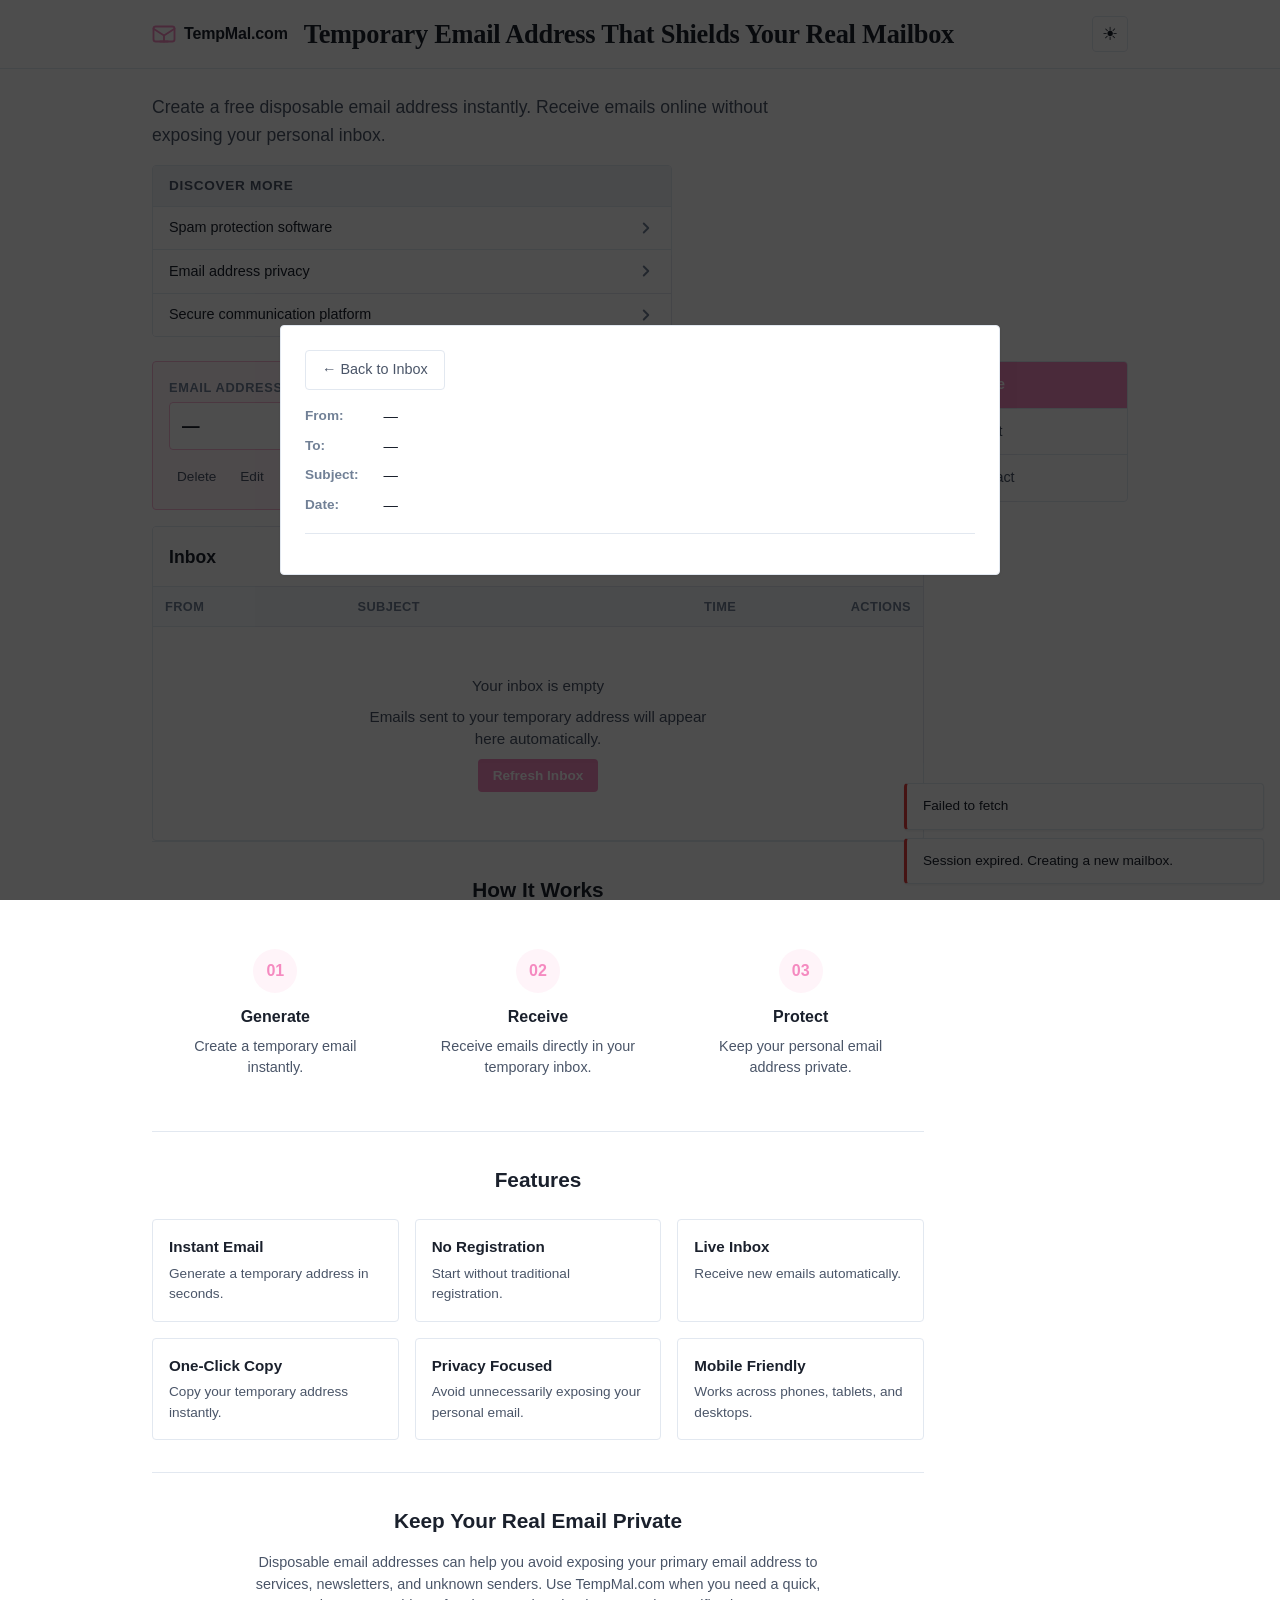
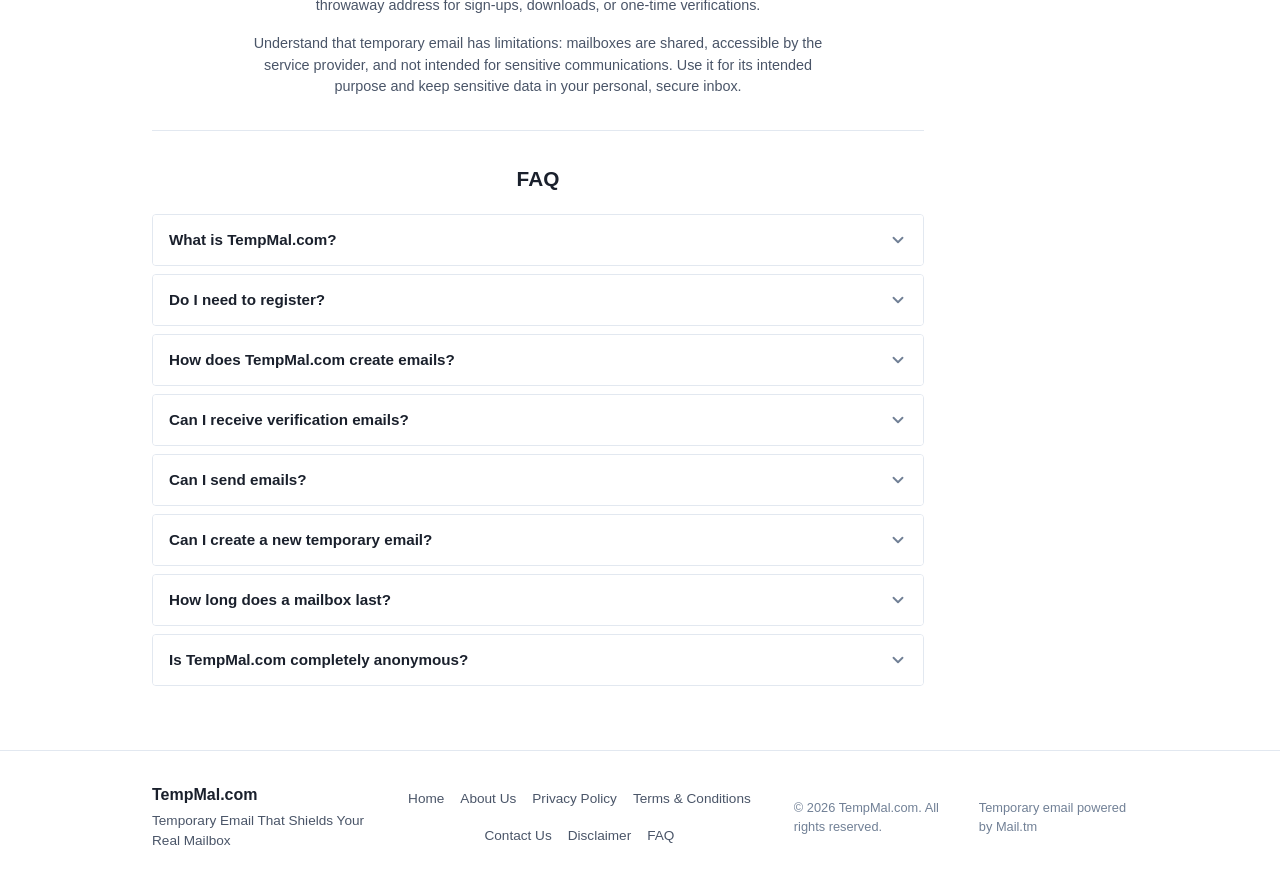
<file: index.html>
<!DOCTYPE html>
<html lang="en">
<head>
  <meta charset="UTF-8">
  <meta name="viewport" content="width=device-width, initial-scale=1.0">
  <title>TempMal.com — Free Temporary Email, Temp Mail & Disposable Email</title>
  <meta name="description" content="Create a free temporary email address instantly with TempMal.com. Use temp mail and disposable email to receive messages online without exposing your real mailbox.">
  <link rel="canonical" href="https://tempmal.com/">
  <meta property="og:type" content="website">
  <meta property="og:url" content="https://tempmal.com/">
  <meta property="og:title" content="TempMal.com — Free Temporary Email, Temp Mail & Disposable Email">
  <meta property="og:description" content="Create a free temporary email address instantly with TempMal.com. Use temp mail and disposable email to receive messages online without exposing your real mailbox.">
  <meta property="og:site_name" content="TempMal.com">
  <link rel="stylesheet" href="css/style.css">
</head>
<body>
  <a href="#main" class="skip-link">Skip to main content</a>

  <header class="site-header">
    <div class="container header-inner">
      <div class="header-brand">
        <a href="/" class="logo" aria-label="TempMal.com Home">
          <svg class="logo-icon" viewBox="0 0 32 32" fill="none" xmlns="http://www.w3.org/2000/svg" aria-hidden="true">
            <rect x="2" y="6" width="28" height="20" rx="3" stroke="currentColor" stroke-width="2.5" fill="none"/>
            <path d="M2 9L16 18L30 9" stroke="currentColor" stroke-width="2.5" stroke-linecap="round" stroke-linejoin="round"/>
            <path d="M16 18V26" stroke="currentColor" stroke-width="2.5" stroke-linecap="round"/>
            <path d="M11 26H21" stroke="currentColor" stroke-width="2.5" stroke-linecap="round"/>
          </svg>
          <span class="logo-text">TempMal.com</span>
        </a>
        <h1 class="header-headline">Temporary Email Address That Shields Your Real Mailbox</h1>
      </div>
      <button class="theme-toggle" id="themeToggle" aria-label="Toggle dark mode" title="Toggle dark mode">
        <span class="theme-icon-light" aria-hidden="true">☀</span>
        <span class="theme-icon-dark" aria-hidden="true" style="display:none">☾</span>
      </button>
      <button class="mobile-nav-toggle" id="mobileNavToggle" aria-label="Toggle navigation" aria-expanded="false" style="display:none">
        <span></span><span></span><span></span>
      </button>
    </div>
  </header>

  <main id="main">
    <section class="hero-section">
      <div class="container">
        <p class="hero-text">Create a free disposable email address instantly. Receive emails online without exposing your personal inbox.</p>
      </div>
    </section>

    <section class="discover-section">
      <div class="container">
        <div class="discover-panel">
          <div class="discover-header">Discover more</div>
          <div class="discover-row">
            <span>Spam protection software</span>
            <svg class="chevron" viewBox="0 0 24 24" fill="none" stroke="currentColor" stroke-width="2.5" stroke-linecap="round" stroke-linejoin="round" aria-hidden="true"><polyline points="9 18 15 12 9 6"/></svg>
          </div>
          <div class="discover-row">
            <span>Email address privacy</span>
            <svg class="chevron" viewBox="0 0 24 24" fill="none" stroke="currentColor" stroke-width="2.5" stroke-linecap="round" stroke-linejoin="round" aria-hidden="true"><polyline points="9 18 15 12 9 6"/></svg>
          </div>
          <div class="discover-row">
            <span>Secure communication platform</span>
            <svg class="chevron" viewBox="0 0 24 24" fill="none" stroke="currentColor" stroke-width="2.5" stroke-linecap="round" stroke-linejoin="round" aria-hidden="true"><polyline points="9 18 15 12 9 6"/></svg>
          </div>
        </div>
      </div>
    </section>

    <section class="mailbox-section">
      <div class="container">
        <div class="layout-grid">
          <div class="main-col">
            <div class="mailbox-card">
              <div class="mailbox-controls">
                <div class="email-display">
                  <div class="email-field">
                    <label class="field-label">Email Address</label>
                    <div class="email-input-row">
                      <span class="email-value" id="currentEmail">—</span>
                      <button class="btn-copy" id="copyEmailBtn" disabled aria-label="Copy email address">
                        <span class="btn-copy-label">Copy</span>
                      </button>
                    </div>
                  </div>
                  <div class="mailbox-actions">
                    <button class="btn-text" id="deleteEmailBtn" disabled>Delete</button>
                    <button class="btn-text" id="editEmailBtn" disabled>Edit</button>
                    <button class="btn-text" id="refreshEmailBtn" disabled>Refresh</button>
                  </div>
                </div>
                <div class="mailbox-meta">
                  <div class="meta-item">
                    <span class="meta-label">Status:</span>
                    <span class="meta-value" id="mailboxStatus">Connecting...</span>
                  </div>
                  <div class="meta-item">
                    <span class="meta-label">Unread:</span>
                    <span class="meta-value" id="unreadCount">0</span>
                  </div>
                  <div class="meta-item">
                    <button class="btn-new-email" id="newEmailBtn" disabled>New Email</button>
                  </div>
                </div>
              </div>
            </div>

            <div class="inbox-card">
              <div class="inbox-header-row">
                <h2 class="inbox-title">Inbox</h2>
                <div class="inbox-meta">
                  <span id="inboxCount">0 messages</span>
                  <span class="refresh-time" id="lastRefreshTime"></span>
                </div>
                <div class="inbox-actions">
                  <button class="btn-small" id="inboxRefreshBtn" disabled>Refresh</button>
                  <button class="btn-small btn-primary-small" id="inboxNewEmailBtn" disabled>New Email</button>
                </div>
              </div>
              <div class="inbox-table-wrap">
                <table class="inbox-table" id="inboxTable">
                  <thead>
                    <tr>
                      <th class="col-from">From</th>
                      <th class="col-subject">Subject</th>
                      <th class="col-time">Time</th>
                      <th class="col-actions">Actions</th>
                    </tr>
                  </thead>
                  <tbody id="messageList"></tbody>
                </table>
                <div class="empty-inbox" id="emptyInbox">
                  <p>Your inbox is empty</p>
                  <p class="empty-sub">Emails sent to your temporary address will appear here automatically.</p>
                  <button class="btn-primary-small" id="emptyInboxRefreshBtn">Refresh Inbox</button>
                </div>
              </div>
            </div>

            <section class="how-section">
              <h2>How It Works</h2>
              <div class="steps-grid">
                <div class="step-card">
                  <div class="step-number">01</div>
                  <h3>Generate</h3>
                  <p>Create a temporary email instantly.</p>
                </div>
                <div class="step-card">
                  <div class="step-number">02</div>
                  <h3>Receive</h3>
                  <p>Receive emails directly in your temporary inbox.</p>
                </div>
                <div class="step-card">
                  <div class="step-number">03</div>
                  <h3>Protect</h3>
                  <p>Keep your personal email address private.</p>
                </div>
              </div>
            </section>

            <section class="features-section">
              <h2>Features</h2>
              <div class="features-grid">
                <div class="feature-item">
                  <strong>Instant Email</strong>
                  <p>Generate a temporary address in seconds.</p>
                </div>
                <div class="feature-item">
                  <strong>No Registration</strong>
                  <p>Start without traditional registration.</p>
                </div>
                <div class="feature-item">
                  <strong>Live Inbox</strong>
                  <p>Receive new emails automatically.</p>
                </div>
                <div class="feature-item">
                  <strong>One-Click Copy</strong>
                  <p>Copy your temporary address instantly.</p>
                </div>
                <div class="feature-item">
                  <strong>Privacy Focused</strong>
                  <p>Avoid unnecessarily exposing your personal email.</p>
                </div>
                <div class="feature-item">
                  <strong>Mobile Friendly</strong>
                  <p>Works across phones, tablets, and desktops.</p>
                </div>
              </div>
            </section>

            <section class="privacy-section">
              <h2>Keep Your Real Email Private</h2>
              <p>Disposable email addresses can help you avoid exposing your primary email address to services, newsletters, and unknown senders. Use TempMal.com when you need a quick, throwaway address for sign-ups, downloads, or one-time verifications.</p>
              <p>Understand that temporary email has limitations: mailboxes are shared, accessible by the service provider, and not intended for sensitive communications. Use it for its intended purpose and keep sensitive data in your personal, secure inbox.</p>
            </section>

            <section class="faq-section">
              <h2>FAQ</h2>
              <div class="faq-list">
                <div class="faq-item">
                  <button class="faq-question" aria-expanded="false" aria-controls="faq-1">
                    <span>What is TempMal.com?</span>
                    <svg class="faq-chevron" viewBox="0 0 24 24" fill="none" stroke="currentColor" stroke-width="2.5" stroke-linecap="round" stroke-linejoin="round" aria-hidden="true"><polyline points="6 9 12 15 18 9"/></svg>
                  </button>
                  <div class="faq-answer" id="faq-1" hidden>
                    <p>TempMal.com provides temporary disposable email addresses for receiving emails without exposing your primary address.</p>
                  </div>
                </div>
                <div class="faq-item">
                  <button class="faq-question" aria-expanded="false" aria-controls="faq-2">
                    <span>Do I need to register?</span>
                    <svg class="faq-chevron" viewBox="0 0 24 24" fill="none" stroke="currentColor" stroke-width="2.5" stroke-linecap="round" stroke-linejoin="round" aria-hidden="true"><polyline points="6 9 12 15 18 9"/></svg>
                  </button>
                  <div class="faq-answer" id="faq-2" hidden>
                    <p>No traditional registration is required.</p>
                  </div>
                </div>
                <div class="faq-item">
                  <button class="faq-question" aria-expanded="false" aria-controls="faq-3">
                    <span>How does TempMal.com create emails?</span>
                    <svg class="faq-chevron" viewBox="0 0 24 24" fill="none" stroke="currentColor" stroke-width="2.5" stroke-linecap="round" stroke-linejoin="round" aria-hidden="true"><polyline points="6 9 12 15 18 9"/></svg>
                  </button>
                  <div class="faq-answer" id="faq-3" hidden>
                    <p>TempMal.com uses the Mail.tm API to create and manage temporary mailboxes.</p>
                  </div>
                </div>
                <div class="faq-item">
                  <button class="faq-question" aria-expanded="false" aria-controls="faq-4">
                    <span>Can I receive verification emails?</span>
                    <svg class="faq-chevron" viewBox="0 0 24 24" fill="none" stroke="currentColor" stroke-width="2.5" stroke-linecap="round" stroke-linejoin="round" aria-hidden="true"><polyline points="6 9 12 15 18 9"/></svg>
                  </button>
                  <div class="faq-answer" id="faq-4" hidden>
                    <p>Yes, provided the sender accepts the temporary email domain and the Mail.tm service is available.</p>
                  </div>
                </div>
                <div class="faq-item">
                  <button class="faq-question" aria-expanded="false" aria-controls="faq-5">
                    <span>Can I send emails?</span>
                    <svg class="faq-chevron" viewBox="0 0 24 24" fill="none" stroke="currentColor" stroke-width="2.5" stroke-linecap="round" stroke-linejoin="round" aria-hidden="true"><polyline points="6 9 12 15 18 9"/></svg>
                  </button>
                  <div class="faq-answer" id="faq-5" hidden>
                    <p>Sending emails is not currently supported. TempMal.com is focused on receiving emails to your temporary address.</p>
                  </div>
                </div>
                <div class="faq-item">
                  <button class="faq-question" aria-expanded="false" aria-controls="faq-6">
                    <span>Can I create a new temporary email?</span>
                    <svg class="faq-chevron" viewBox="0 0 24 24" fill="none" stroke="currentColor" stroke-width="2.5" stroke-linecap="round" stroke-linejoin="round" aria-hidden="true"><polyline points="6 9 12 15 18 9"/></svg>
                  </button>
                  <div class="faq-answer" id="faq-6" hidden>
                    <p>Yes. Click <strong>New Email</strong> to create a new temporary mailbox.</p>
                  </div>
                </div>
                <div class="faq-item">
                  <button class="faq-question" aria-expanded="false" aria-controls="faq-7">
                    <span>How long does a mailbox last?</span>
                    <svg class="faq-chevron" viewBox="0 0 24 24" fill="none" stroke="currentColor" stroke-width="2.5" stroke-linecap="round" stroke-linejoin="round" aria-hidden="true"><polyline points="6 9 12 15 18 9"/></svg>
                  </button>
                  <div class="faq-answer" id="faq-7" hidden>
                    <p>Mailbox lifetime depends on the underlying Mail.tm service and usage policies. Mailboxes may be removed after periods of inactivity. For exact policies, refer to the Mail.tm documentation.</p>
                  </div>
                </div>
                <div class="faq-item">
                  <button class="faq-question" aria-expanded="false" aria-controls="faq-8">
                    <span>Is TempMal.com completely anonymous?</span>
                    <svg class="faq-chevron" viewBox="0 0 24 24" fill="none" stroke="currentColor" stroke-width="2.5" stroke-linecap="round" stroke-linejoin="round" aria-hidden="true"><polyline points="6 9 12 15 18 9"/></svg>
                  </button>
                  <div class="faq-answer" id="faq-8" hidden>
                    <p>TempMal.com cannot guarantee complete anonymity. Temporary email reduces exposure of your primary address, but the service provider can still see mail passing through its systems. Use it appropriately and avoid sharing sensitive information.</p>
                  </div>
                </div>
              </div>
            </section>
          </div>

          <aside class="side-col">
            <nav class="side-nav" aria-label="Side navigation">
              <a href="#hero" class="side-nav-item active">Home</a>
              <a href="about.html" class="side-nav-item">About</a>
              <a href="contact.html" class="side-nav-item">Contact</a>
            </nav>
          </aside>
        </div>
      </div>
    </section>
  </main>

  <footer class="site-footer">
    <div class="container footer-inner">
      <div class="footer-brand">
        <strong>TempMal.com</strong>
        <p>Temporary Email That Shields Your Real Mailbox</p>
      </div>
      <nav class="footer-nav" aria-label="Footer navigation">
        <ul class="footer-list">
          <li><a href="/">Home</a></li>
          <li><a href="about.html">About Us</a></li>
          <li><a href="privacy.html">Privacy Policy</a></li>
          <li><a href="terms.html">Terms & Conditions</a></li>
          <li><a href="contact.html">Contact Us</a></li>
          <li><a href="disclaimer.html">Disclaimer</a></li>
          <li><a href="faq.html">FAQ</a></li>
        </ul>
      </nav>
      <div class="footer-bottom">
        <p>&copy; 2026 TempMal.com. All rights reserved.</p>
        <p>Temporary email powered by <a href="https://mail.tm/" target="_blank" rel="noopener noreferrer">Mail.tm</a></p>
      </div>
    </div>
  </footer>

  <div class="toast-container" id="toastContainer" aria-live="polite" aria-atomic="false"></div>

  <div class="dialog-overlay" id="confirmDialog" hidden>
    <div class="dialog" role="dialog" aria-modal="true" aria-labelledby="confirmTitle">
      <h3 id="confirmTitle">Create a New Temporary Email?</h3>
      <p>Your current temporary mailbox will be replaced with a new mailbox.</p>
      <div class="dialog-actions">
        <button class="btn-secondary" id="confirmCancelBtn">Cancel</button>
        <button class="btn-primary-small" id="confirmOkBtn">Create New Email</button>
      </div>
    </div>
  </div>

  <div class="reader-overlay" id="readerOverlay" hidden>
    <div class="reader-dialog" role="dialog" aria-modal="true" aria-labelledby="readerTitle">
      <div class="reader-header">
        <button class="btn-secondary" id="readerBackBtn">← Back to Inbox</button>
      </div>
      <div class="reader-body">
        <div class="reader-meta">
          <div class="reader-row"><span class="reader-label">From:</span><span class="reader-value" id="readerFrom">—</span></div>
          <div class="reader-row"><span class="reader-label">To:</span><span class="reader-value" id="readerTo">—</span></div>
          <div class="reader-row"><span class="reader-label">Subject:</span><span class="reader-value" id="readerSubject">—</span></div>
          <div class="reader-row"><span class="reader-label">Date:</span><span class="reader-value" id="readerDate">—</span></div>
        </div>
        <div class="reader-content" id="readerContent"></div>
        <div class="reader-attachments" id="readerAttachments" hidden>
          <h4>Attachments</h4>
          <ul id="attachmentList"></ul>
        </div>
      </div>
    </div>
  </div>

  <script src="js/script.js"></script>
</body>
</html>
</file>
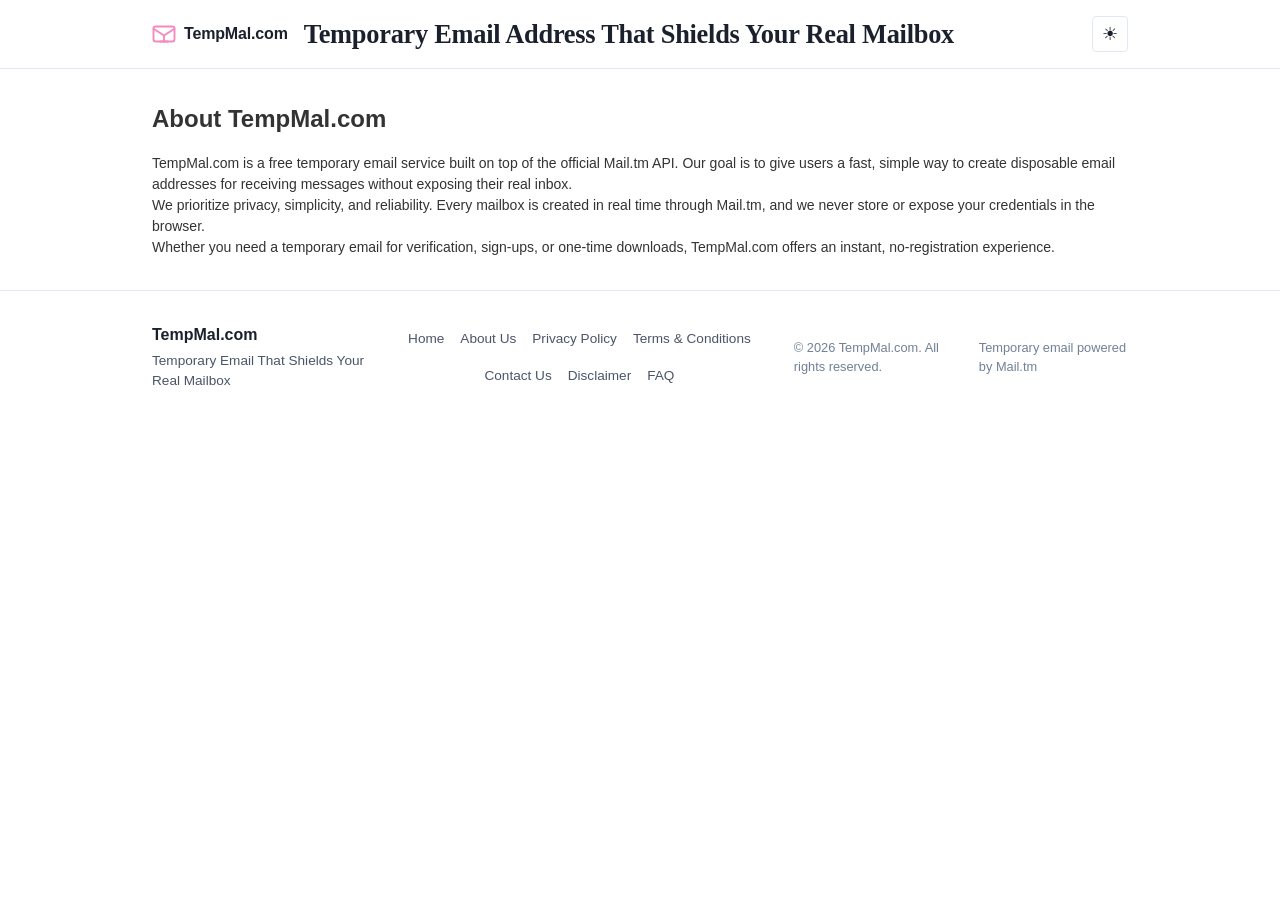
<file: about.html>
<!DOCTYPE html>
<html lang="en">
<head>
  <meta charset="UTF-8">
  <meta name="viewport" content="width=device-width, initial-scale=1.0">
  <title>About Us — TempMal.com</title>
  <meta name="description" content="Learn about TempMal.com, a free temporary email and disposable email service powered by Mail.tm.">
  <link rel="canonical" href="https://tempmal.com/about.html">
  <link rel="stylesheet" href="css/style.css">
</head>
<body>
  <a href="#main" class="skip-link">Skip to main content</a>
  <header class="site-header">
    <div class="container header-inner">
      <div class="header-brand">
        <a href="/" class="logo" aria-label="TempMal.com Home">
          <svg class="logo-icon" viewBox="0 0 32 32" fill="none" xmlns="http://www.w3.org/2000/svg" aria-hidden="true">
            <rect x="2" y="6" width="28" height="20" rx="3" stroke="currentColor" stroke-width="2.5" fill="none"/>
            <path d="M2 9L16 18L30 9" stroke="currentColor" stroke-width="2.5" stroke-linecap="round" stroke-linejoin="round"/>
            <path d="M16 18V26" stroke="currentColor" stroke-width="2.5" stroke-linecap="round"/>
            <path d="M11 26H21" stroke="currentColor" stroke-width="2.5" stroke-linecap="round"/>
          </svg>
          <span class="logo-text">TempMal.com</span>
        </a>
        <h1 class="header-headline">Temporary Email Address That Shields Your Real Mailbox</h1>
      </div>
      <button class="theme-toggle" id="themeToggle" aria-label="Toggle dark mode" title="Toggle dark mode">
        <span class="theme-icon-light" aria-hidden="true">☀</span>
        <span class="theme-icon-dark" aria-hidden="true" style="display:none">☾</span>
      </button>
    </div>
  </header>
  <main id="main" class="container" style="padding-top:2rem;padding-bottom:2rem">
    <h2 style="font-size:1.5rem;font-weight:700;margin-bottom:1rem">About TempMal.com</h2>
    <p>TempMal.com is a free temporary email service built on top of the official Mail.tm API. Our goal is to give users a fast, simple way to create disposable email addresses for receiving messages without exposing their real inbox.</p>
    <p>We prioritize privacy, simplicity, and reliability. Every mailbox is created in real time through Mail.tm, and we never store or expose your credentials in the browser.</p>
    <p>Whether you need a temporary email for verification, sign-ups, or one-time downloads, TempMal.com offers an instant, no-registration experience.</p>
  </main>
  <footer class="site-footer">
    <div class="container footer-inner">
      <div class="footer-brand">
        <strong>TempMal.com</strong>
        <p>Temporary Email That Shields Your Real Mailbox</p>
      </div>
      <nav class="footer-nav" aria-label="Footer navigation">
        <ul class="footer-list">
          <li><a href="/">Home</a></li>
          <li><a href="about.html">About Us</a></li>
          <li><a href="privacy.html">Privacy Policy</a></li>
          <li><a href="terms.html">Terms & Conditions</a></li>
          <li><a href="contact.html">Contact Us</a></li>
          <li><a href="disclaimer.html">Disclaimer</a></li>
          <li><a href="faq.html">FAQ</a></li>
        </ul>
      </nav>
      <div class="footer-bottom">
        <p>&copy; 2026 TempMal.com. All rights reserved.</p>
        <p>Temporary email powered by <a href="https://mail.tm/" target="_blank" rel="noopener noreferrer">Mail.tm</a></p>
      </div>
    </div>
  </footer>
  <script src="js/script.js"></script>
</body>
</html>
</file>
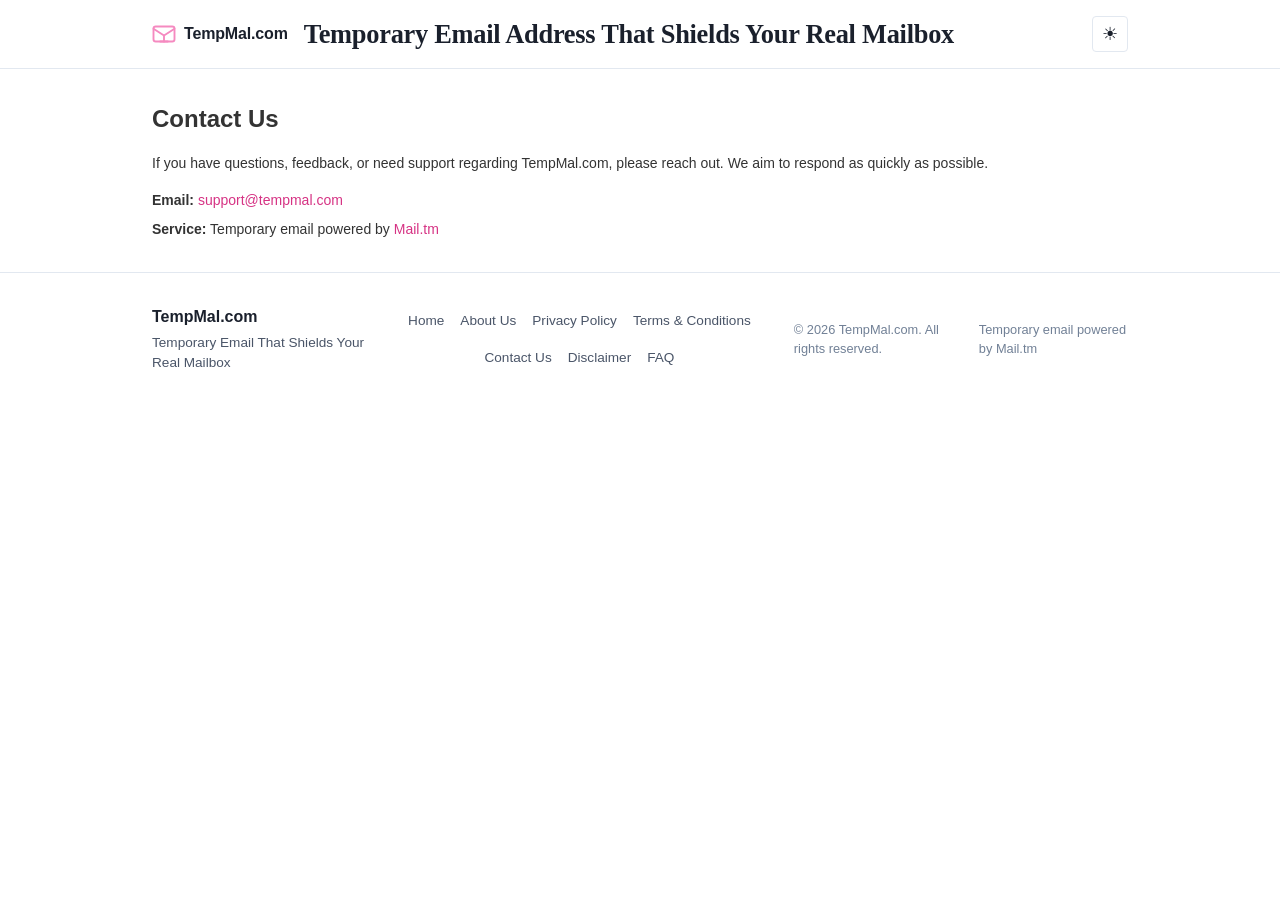
<file: contact.html>
<!DOCTYPE html>
<html lang="en">
<head>
  <meta charset="UTF-8">
  <meta name="viewport" content="width=device-width, initial-scale=1.0">
  <title>Contact Us — TempMal.com</title>
  <meta name="description" content="Contact TempMal.com for support, feedback, or inquiries about our temporary email service.">
  <link rel="canonical" href="https://tempmal.com/contact.html">
  <link rel="stylesheet" href="css/style.css">
</head>
<body>
  <a href="#main" class="skip-link">Skip to main content</a>
  <header class="site-header">
    <div class="container header-inner">
      <div class="header-brand">
        <a href="/" class="logo" aria-label="TempMal.com Home">
          <svg class="logo-icon" viewBox="0 0 32 32" fill="none" xmlns="http://www.w3.org/2000/svg" aria-hidden="true">
            <rect x="2" y="6" width="28" height="20" rx="3" stroke="currentColor" stroke-width="2.5" fill="none"/>
            <path d="M2 9L16 18L30 9" stroke="currentColor" stroke-width="2.5" stroke-linecap="round" stroke-linejoin="round"/>
            <path d="M16 18V26" stroke="currentColor" stroke-width="2.5" stroke-linecap="round"/>
            <path d="M11 26H21" stroke="currentColor" stroke-width="2.5" stroke-linecap="round"/>
          </svg>
          <span class="logo-text">TempMal.com</span>
        </a>
        <h1 class="header-headline">Temporary Email Address That Shields Your Real Mailbox</h1>
      </div>
      <button class="theme-toggle" id="themeToggle" aria-label="Toggle dark mode" title="Toggle dark mode">
        <span class="theme-icon-light" aria-hidden="true">☀</span>
        <span class="theme-icon-dark" aria-hidden="true" style="display:none">☾</span>
      </button>
    </div>
  </header>
  <main id="main" class="container" style="padding-top:2rem;padding-bottom:2rem">
    <h2 style="font-size:1.5rem;font-weight:700;margin-bottom:1rem">Contact Us</h2>
    <p>If you have questions, feedback, or need support regarding TempMal.com, please reach out. We aim to respond as quickly as possible.</p>
    <p style="margin-top:1rem"><strong>Email:</strong> <a href="mailto:support@tempmal.com">support@tempmal.com</a></p>
    <p style="margin-top:0.5rem"><strong>Service:</strong> Temporary email powered by <a href="https://mail.tm/" target="_blank" rel="noopener noreferrer">Mail.tm</a></p>
  </main>
  <footer class="site-footer">
    <div class="container footer-inner">
      <div class="footer-brand">
        <strong>TempMal.com</strong>
        <p>Temporary Email That Shields Your Real Mailbox</p>
      </div>
      <nav class="footer-nav" aria-label="Footer navigation">
        <ul class="footer-list">
          <li><a href="/">Home</a></li>
          <li><a href="about.html">About Us</a></li>
          <li><a href="privacy.html">Privacy Policy</a></li>
          <li><a href="terms.html">Terms & Conditions</a></li>
          <li><a href="contact.html">Contact Us</a></li>
          <li><a href="disclaimer.html">Disclaimer</a></li>
          <li><a href="faq.html">FAQ</a></li>
        </ul>
      </nav>
      <div class="footer-bottom">
        <p>&copy; 2026 TempMal.com. All rights reserved.</p>
        <p>Temporary email powered by <a href="https://mail.tm/" target="_blank" rel="noopener noreferrer">Mail.tm</a></p>
      </div>
    </div>
  </footer>
  <script src="js/script.js"></script>
</body>
</html>
</file>
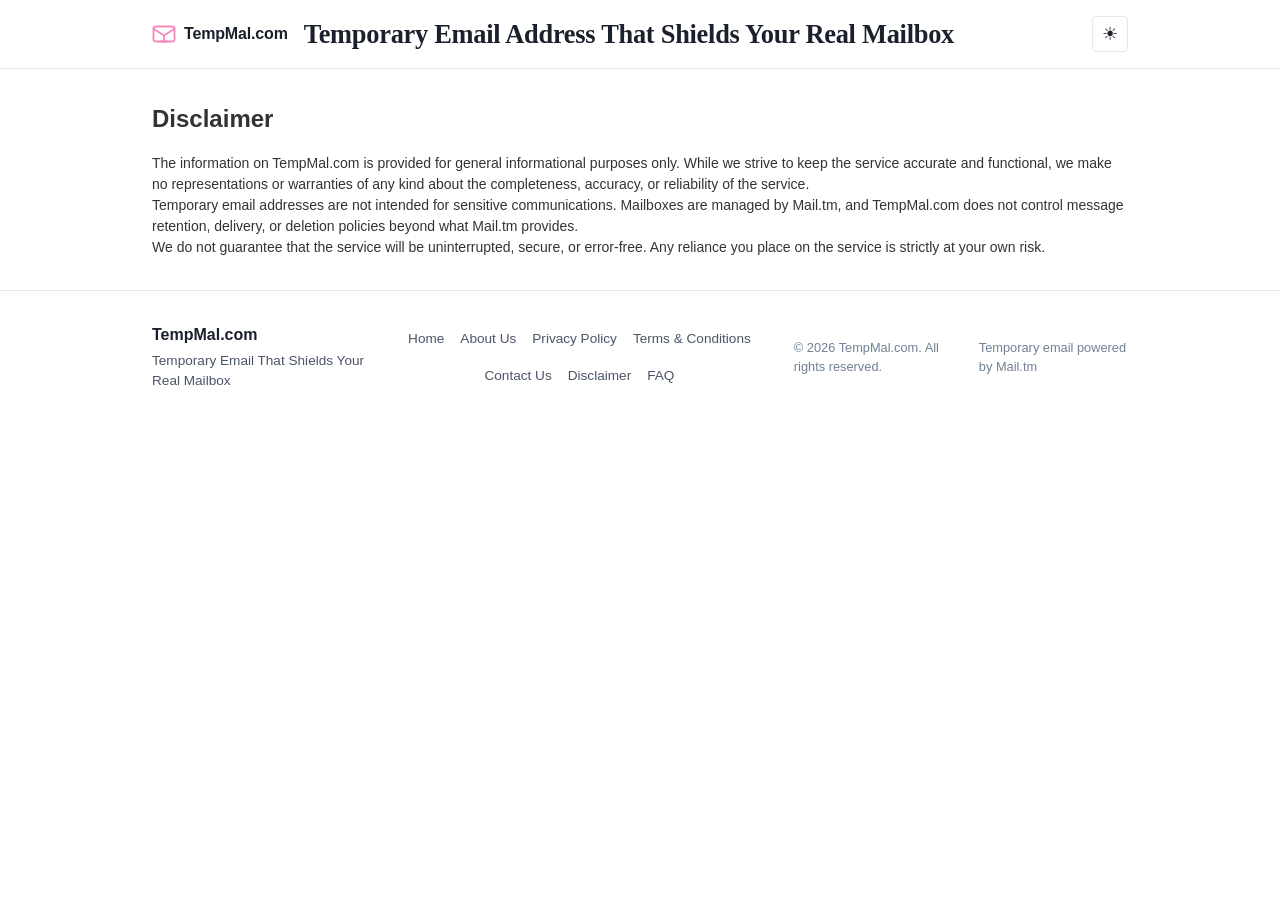
<file: disclaimer.html>
<!DOCTYPE html>
<html lang="en">
<head>
  <meta charset="UTF-8">
  <meta name="viewport" content="width=device-width, initial-scale=1.0">
  <title>Disclaimer — TempMal.com</title>
  <meta name="description" content="Read the TempMal.com disclaimer regarding temporary email, disposable email, and service limitations.">
  <link rel="canonical" href="https://tempmal.com/disclaimer.html">
  <link rel="stylesheet" href="css/style.css">
</head>
<body>
  <a href="#main" class="skip-link">Skip to main content</a>
  <header class="site-header">
    <div class="container header-inner">
      <div class="header-brand">
        <a href="/" class="logo" aria-label="TempMal.com Home">
          <svg class="logo-icon" viewBox="0 0 32 32" fill="none" xmlns="http://www.w3.org/2000/svg" aria-hidden="true">
            <rect x="2" y="6" width="28" height="20" rx="3" stroke="currentColor" stroke-width="2.5" fill="none"/>
            <path d="M2 9L16 18L30 9" stroke="currentColor" stroke-width="2.5" stroke-linecap="round" stroke-linejoin="round"/>
            <path d="M16 18V26" stroke="currentColor" stroke-width="2.5" stroke-linecap="round"/>
            <path d="M11 26H21" stroke="currentColor" stroke-width="2.5" stroke-linecap="round"/>
          </svg>
          <span class="logo-text">TempMal.com</span>
        </a>
        <h1 class="header-headline">Temporary Email Address That Shields Your Real Mailbox</h1>
      </div>
      <button class="theme-toggle" id="themeToggle" aria-label="Toggle dark mode" title="Toggle dark mode">
        <span class="theme-icon-light" aria-hidden="true">☀</span>
        <span class="theme-icon-dark" aria-hidden="true" style="display:none">☾</span>
      </button>
    </div>
  </header>
  <main id="main" class="container" style="padding-top:2rem;padding-bottom:2rem">
    <h2 style="font-size:1.5rem;font-weight:700;margin-bottom:1rem">Disclaimer</h2>
    <p>The information on TempMal.com is provided for general informational purposes only. While we strive to keep the service accurate and functional, we make no representations or warranties of any kind about the completeness, accuracy, or reliability of the service.</p>
    <p>Temporary email addresses are not intended for sensitive communications. Mailboxes are managed by Mail.tm, and TempMal.com does not control message retention, delivery, or deletion policies beyond what Mail.tm provides.</p>
    <p>We do not guarantee that the service will be uninterrupted, secure, or error-free. Any reliance you place on the service is strictly at your own risk.</p>
  </main>
  <footer class="site-footer">
    <div class="container footer-inner">
      <div class="footer-brand">
        <strong>TempMal.com</strong>
        <p>Temporary Email That Shields Your Real Mailbox</p>
      </div>
      <nav class="footer-nav" aria-label="Footer navigation">
        <ul class="footer-list">
          <li><a href="/">Home</a></li>
          <li><a href="about.html">About Us</a></li>
          <li><a href="privacy.html">Privacy Policy</a></li>
          <li><a href="terms.html">Terms & Conditions</a></li>
          <li><a href="contact.html">Contact Us</a></li>
          <li><a href="disclaimer.html">Disclaimer</a></li>
          <li><a href="faq.html">FAQ</a></li>
        </ul>
      </nav>
      <div class="footer-bottom">
        <p>&copy; 2026 TempMal.com. All rights reserved.</p>
        <p>Temporary email powered by <a href="https://mail.tm/" target="_blank" rel="noopener noreferrer">Mail.tm</a></p>
      </div>
    </div>
  </footer>
  <script src="js/script.js"></script>
</body>
</html>
</file>
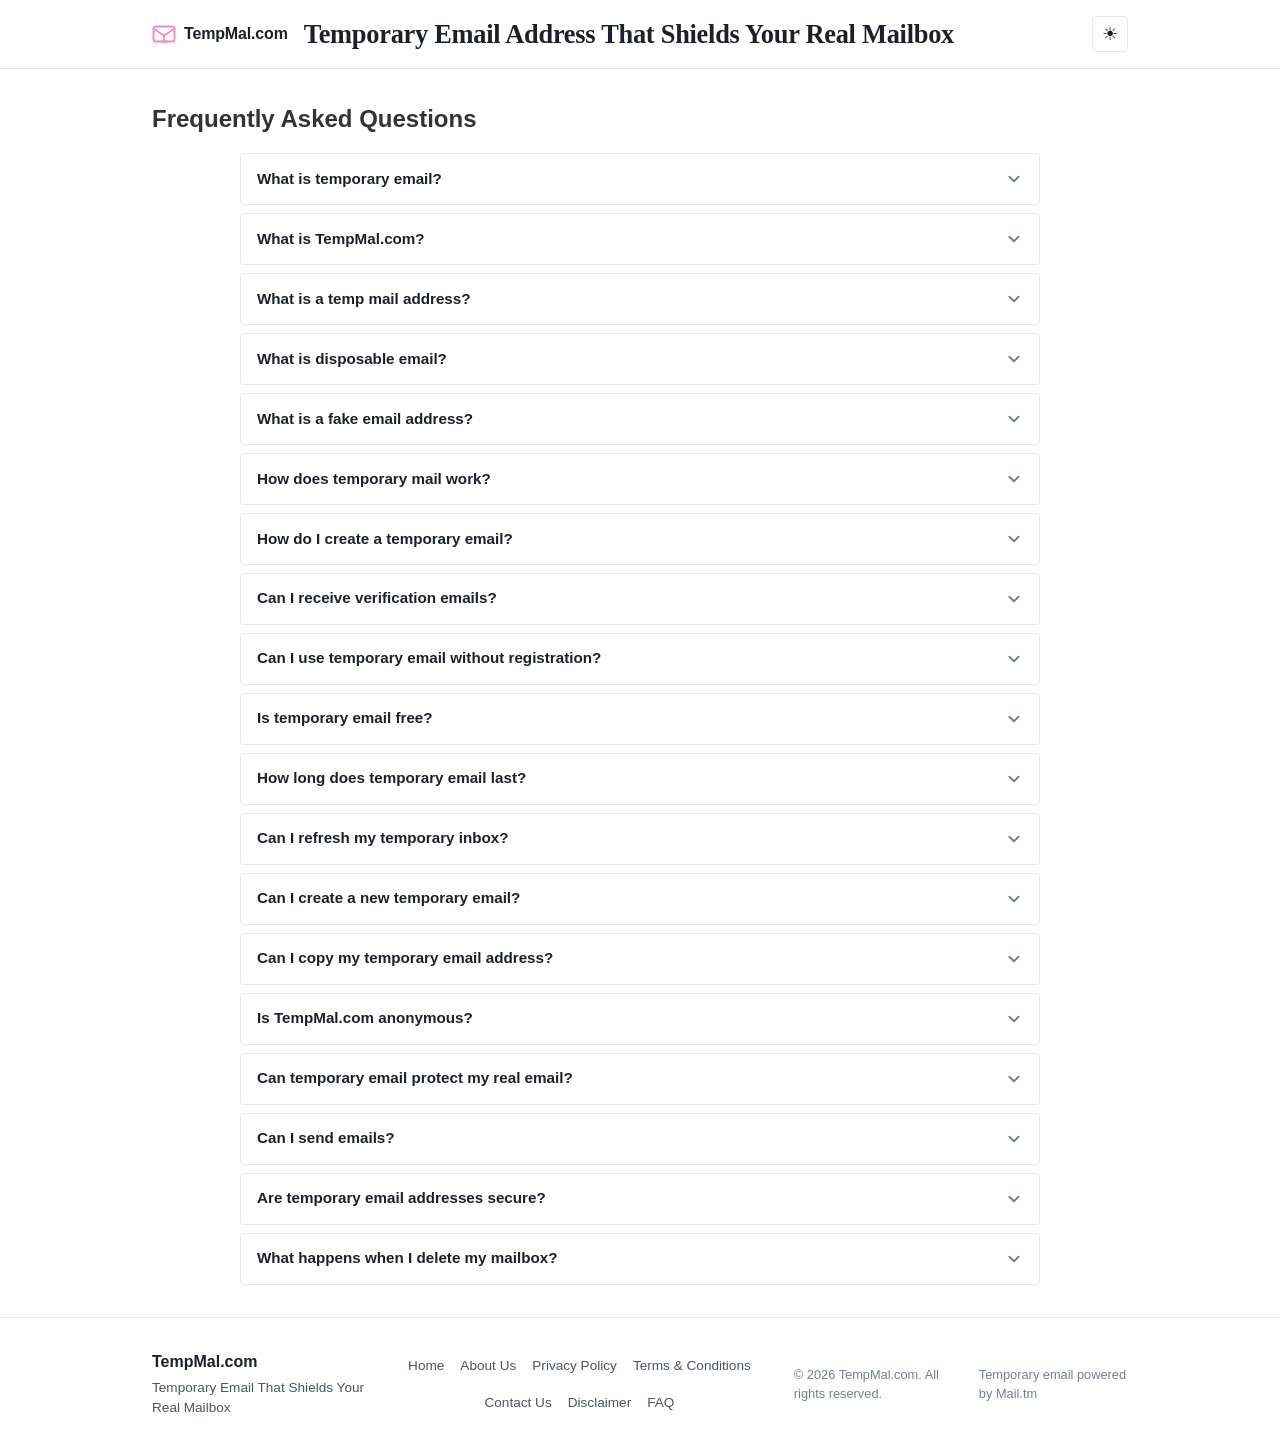
<file: faq.html>
<!DOCTYPE html>
<html lang="en">
<head>
  <meta charset="UTF-8">
  <meta name="viewport" content="width=device-width, initial-scale=1.0">
  <title>FAQ — TempMal.com</title>
  <meta name="description" content="Find answers to common questions about temporary email, temp mail, disposable email, and TempMal.com.">
  <link rel="canonical" href="https://tempmal.com/faq.html">
  <link rel="stylesheet" href="css/style.css">
</head>
<body>
  <a href="#main" class="skip-link">Skip to main content</a>
  <header class="site-header">
    <div class="container header-inner">
      <div class="header-brand">
        <a href="/" class="logo" aria-label="TempMal.com Home">
          <svg class="logo-icon" viewBox="0 0 32 32" fill="none" xmlns="http://www.w3.org/2000/svg" aria-hidden="true">
            <rect x="2" y="6" width="28" height="20" rx="3" stroke="currentColor" stroke-width="2.5" fill="none"/>
            <path d="M2 9L16 18L30 9" stroke="currentColor" stroke-width="2.5" stroke-linecap="round" stroke-linejoin="round"/>
            <path d="M16 18V26" stroke="currentColor" stroke-width="2.5" stroke-linecap="round"/>
            <path d="M11 26H21" stroke="currentColor" stroke-width="2.5" stroke-linecap="round"/>
          </svg>
          <span class="logo-text">TempMal.com</span>
        </a>
        <h1 class="header-headline">Temporary Email Address That Shields Your Real Mailbox</h1>
      </div>
      <button class="theme-toggle" id="themeToggle" aria-label="Toggle dark mode" title="Toggle dark mode">
        <span class="theme-icon-light" aria-hidden="true">☀</span>
        <span class="theme-icon-dark" aria-hidden="true" style="display:none">☾</span>
      </button>
    </div>
  </header>
  <main id="main" class="container" style="padding-top:2rem;padding-bottom:2rem">
    <h2 style="font-size:1.5rem;font-weight:700;margin-bottom:1rem">Frequently Asked Questions</h2>
    <div class="faq-list">
      <div class="faq-item">
        <button class="faq-question" aria-expanded="false" aria-controls="faq-1">
          <span>What is temporary email?</span>
          <svg class="faq-chevron" viewBox="0 0 24 24" fill="none" stroke="currentColor" stroke-width="2.5" stroke-linecap="round" stroke-linejoin="round" aria-hidden="true"><polyline points="6 9 12 15 18 9"/></svg>
        </button>
        <div class="faq-answer" id="faq-1" hidden>
          <p>Temporary email is a disposable email address used for short-term purposes without revealing your real email. It is useful for sign-ups, verification, and protecting your primary inbox from spam.</p>
        </div>
      </div>
      <div class="faq-item">
        <button class="faq-question" aria-expanded="false" aria-controls="faq-2">
          <span>What is TempMal.com?</span>
          <svg class="faq-chevron" viewBox="0 0 24 24" fill="none" stroke="currentColor" stroke-width="2.5" stroke-linecap="round" stroke-linejoin="round" aria-hidden="true"><polyline points="6 9 12 15 18 9"/></svg>
        </button>
        <div class="faq-answer" id="faq-2" hidden>
          <p>TempMal.com provides temporary disposable email addresses for receiving emails without exposing your primary address. It uses the Mail.tm API to create and manage mailboxes.</p>
        </div>
      </div>
      <div class="faq-item">
        <button class="faq-question" aria-expanded="false" aria-controls="faq-3">
          <span>What is a temp mail address?</span>
          <svg class="faq-chevron" viewBox="0 0 24 24" fill="none" stroke="currentColor" stroke-width="2.5" stroke-linecap="round" stroke-linejoin="round" aria-hidden="true"><polyline points="6 9 12 15 18 9"/></svg>
        </button>
        <div class="faq-answer" id="faq-3" hidden>
          <p>A temp mail address is a short-lived email address used for temporary communication. It helps you avoid giving out your personal email on untrusted websites.</p>
        </div>
      </div>
      <div class="faq-item">
        <button class="faq-question" aria-expanded="false" aria-controls="faq-4">
          <span>What is disposable email?</span>
          <svg class="faq-chevron" viewBox="0 0 24 24" fill="none" stroke="currentColor" stroke-width="2.5" stroke-linecap="round" stroke-linejoin="round" aria-hidden="true"><polyline points="6 9 12 15 18 9"/></svg>
        </button>
        <div class="faq-answer" id="faq-4" hidden>
          <p>Disposable email is another term for temporary email. It refers to an email address that can be discarded after use, protecting your real mailbox from spam and data leaks.</p>
        </div>
      </div>
      <div class="faq-item">
        <button class="faq-question" aria-expanded="false" aria-controls="faq-5">
          <span>What is a fake email address?</span>
          <svg class="faq-chevron" viewBox="0 0 24 24" fill="none" stroke="currentColor" stroke-width="2.5" stroke-linecap="round" stroke-linejoin="round" aria-hidden="true"><polyline points="6 9 12 15 18 9"/></svg>
        </button>
        <div class="faq-answer" id="faq-5" hidden>
          <p>The term "fake email" is often used to describe disposable or temporary email addresses. These are real, functional email addresses generated for short-term use. They are not forged identities.</p>
        </div>
      </div>
      <div class="faq-item">
        <button class="faq-question" aria-expanded="false" aria-controls="faq-6">
          <span>How does temporary mail work?</span>
          <svg class="faq-chevron" viewBox="0 0 24 24" fill="none" stroke="currentColor" stroke-width="2.5" stroke-linecap="round" stroke-linejoin="round" aria-hidden="true"><polyline points="6 9 12 15 18 9"/></svg>
        </button>
        <div class="faq-answer" id="faq-6" hidden>
          <p>Temporary mail works by creating a disposable mailbox on a remote server. You receive emails at that address without revealing your real email. TempMal.com uses Mail.tm to create and manage these mailboxes.</p>
        </div>
      </div>
      <div class="faq-item">
        <button class="faq-question" aria-expanded="false" aria-controls="faq-7">
          <span>How do I create a temporary email?</span>
          <svg class="faq-chevron" viewBox="0 0 24 24" fill="none" stroke="currentColor" stroke-width="2.5" stroke-linecap="round" stroke-linejoin="round" aria-hidden="true"><polyline points="6 9 12 15 18 9"/></svg>
        </button>
        <div class="faq-answer" id="faq-7" hidden>
          <p>Open TempMal.com and click <strong>Generate New Email</strong>. A temporary mailbox will be created instantly. Copy the address and use it wherever you need a disposable email.</p>
        </div>
      </div>
      <div class="faq-item">
        <button class="faq-question" aria-expanded="false" aria-controls="faq-8">
          <span>Can I receive verification emails?</span>
          <svg class="faq-chevron" viewBox="0 0 24 24" fill="none" stroke="currentColor" stroke-width="2.5" stroke-linecap="round" stroke-linejoin="round" aria-hidden="true"><polyline points="6 9 12 15 18 9"/></svg>
        </button>
        <div class="faq-answer" id="faq-8" hidden>
          <p>Yes, provided the sender accepts the temporary email domain and the Mail.tm service is available. Many services allow disposable emails for verification.</p>
        </div>
      </div>
      <div class="faq-item">
        <button class="faq-question" aria-expanded="false" aria-controls="faq-9">
          <span>Can I use temporary email without registration?</span>
          <svg class="faq-chevron" viewBox="0 0 24 24" fill="none" stroke="currentColor" stroke-width="2.5" stroke-linecap="round" stroke-linejoin="round" aria-hidden="true"><polyline points="6 9 12 15 18 9"/></svg>
        </button>
        <div class="faq-answer" id="faq-9" hidden>
          <p>Yes. TempMal.com does not require traditional registration. The mailbox is created automatically and ready to use immediately.</p>
        </div>
      </div>
      <div class="faq-item">
        <button class="faq-question" aria-expanded="false" aria-controls="faq-10">
          <span>Is temporary email free?</span>
          <svg class="faq-chevron" viewBox="0 0 24 24" fill="none" stroke="currentColor" stroke-width="2.5" stroke-linecap="round" stroke-linejoin="round" aria-hidden="true"><polyline points="6 9 12 15 18 9"/></svg>
        </button>
        <div class="faq-answer" id="faq-10" hidden>
          <p>Yes, TempMal.com is free to use. There are no hidden fees or paid plans. The service relies on Mail.tm's free API.</p>
        </div>
      </div>
      <div class="faq-item">
        <button class="faq-question" aria-expanded="false" aria-controls="faq-11">
          <span>How long does temporary email last?</span>
          <svg class="faq-chevron" viewBox="0 0 24 24" fill="none" stroke="currentColor" stroke-width="2.5" stroke-linecap="round" stroke-linejoin="round" aria-hidden="true"><polyline points="6 9 12 15 18 9"/></svg>
        </button>
        <div class="faq-answer" id="faq-11" hidden>
          <p>Mailbox lifetime depends on the underlying Mail.tm service and usage policies. Mailboxes may be removed after periods of inactivity. For exact policies, refer to the Mail.tm documentation.</p>
        </div>
      </div>
      <div class="faq-item">
        <button class="faq-question" aria-expanded="false" aria-controls="faq-12">
          <span>Can I refresh my temporary inbox?</span>
          <svg class="faq-chevron" viewBox="0 0 24 24" fill="none" stroke="currentColor" stroke-width="2.5" stroke-linecap="round" stroke-linejoin="round" aria-hidden="true"><polyline points="6 9 12 15 18 9"/></svg>
        </button>
        <div class="faq-answer" id="faq-12" hidden>
          <p>Yes. Click the <strong>Refresh</strong> button to reload your inbox. Refreshing does not create a new mailbox.</p>
        </div>
      </div>
      <div class="faq-item">
        <button class="faq-question" aria-expanded="false" aria-controls="faq-13">
          <span>Can I create a new temporary email?</span>
          <svg class="faq-chevron" viewBox="0 0 24 24" fill="none" stroke="currentColor" stroke-width="2.5" stroke-linecap="round" stroke-linejoin="round" aria-hidden="true"><polyline points="6 9 12 15 18 9"/></svg>
        </button>
        <div class="faq-answer" id="faq-13" hidden>
          <p>Yes. Click <strong>New Email</strong> to create a new temporary mailbox. Your current mailbox will be replaced.</p>
        </div>
      </div>
      <div class="faq-item">
        <button class="faq-question" aria-expanded="false" aria-controls="faq-14">
          <span>Can I copy my temporary email address?</span>
          <svg class="faq-chevron" viewBox="0 0 24 24" fill="none" stroke="currentColor" stroke-width="2.5" stroke-linecap="round" stroke-linejoin="round" aria-hidden="true"><polyline points="6 9 12 15 18 9"/></svg>
        </button>
        <div class="faq-answer" id="faq-14" hidden>
          <p>Yes. Use the <strong>Copy</strong> button to copy your temporary email address to the clipboard instantly.</p>
        </div>
      </div>
      <div class="faq-item">
        <button class="faq-question" aria-expanded="false" aria-controls="faq-15">
          <span>Is TempMal.com anonymous?</span>
          <svg class="faq-chevron" viewBox="0 0 24 24" fill="none" stroke="currentColor" stroke-width="2.5" stroke-linecap="round" stroke-linejoin="round" aria-hidden="true"><polyline points="6 9 12 15 18 9"/></svg>
        </button>
        <div class="faq-answer" id="faq-15" hidden>
          <p>TempMal.com cannot guarantee complete anonymity. Temporary email reduces exposure of your primary address, but the service provider can still see mail passing through its systems. Use it appropriately and avoid sharing sensitive information.</p>
        </div>
      </div>
      <div class="faq-item">
        <button class="faq-question" aria-expanded="false" aria-controls="faq-16">
          <span>Can temporary email protect my real email?</span>
          <svg class="faq-chevron" viewBox="0 0 24 24" fill="none" stroke="currentColor" stroke-width="2.5" stroke-linecap="round" stroke-linejoin="round" aria-hidden="true"><polyline points="6 9 12 15 18 9"/></svg>
        </button>
        <div class="faq-answer" id="faq-16" hidden>
          <p>Yes. By using a temporary email address, you avoid exposing your real email to untrusted services, reducing spam and potential data breaches.</p>
        </div>
      </div>
      <div class="faq-item">
        <button class="faq-question" aria-expanded="false" aria-controls="faq-17">
          <span>Can I send emails?</span>
          <svg class="faq-chevron" viewBox="0 0 24 24" fill="none" stroke="currentColor" stroke-width="2.5" stroke-linecap="round" stroke-linejoin="round" aria-hidden="true"><polyline points="6 9 12 15 18 9"/></svg>
        </button>
        <div class="faq-answer" id="faq-17" hidden>
          <p>Sending emails is not currently supported. TempMal.com is focused on receiving emails to your temporary address.</p>
        </div>
      </div>
      <div class="faq-item">
        <button class="faq-question" aria-expanded="false" aria-controls="faq-18">
          <span>Are temporary email addresses secure?</span>
          <svg class="faq-chevron" viewBox="0 0 24 24" fill="none" stroke="currentColor" stroke-width="2.5" stroke-linecap="round" stroke-linejoin="round" aria-hidden="true"><polyline points="6 9 12 15 18 9"/></svg>
        </button>
        <div class="faq-answer" id="faq-18" hidden>
          <p>Temporary email provides privacy benefits but is not a substitute for secure encrypted channels. Avoid sending passwords, financial details, or sensitive personal information through temporary mailboxes.</p>
        </div>
      </div>
      <div class="faq-item">
        <button class="faq-question" aria-expanded="false" aria-controls="faq-19">
          <span>What happens when I delete my mailbox?</span>
          <svg class="faq-chevron" viewBox="0 0 24 24" fill="none" stroke="currentColor" stroke-width="2.5" stroke-linecap="round" stroke-linejoin="round" aria-hidden="true"><polyline points="6 9 12 15 18 9"/></svg>
        </button>
        <div class="faq-answer" id="faq-19" hidden>
          <p>When you delete your mailbox via Mail.tm, the account and its messages are permanently removed. You will no longer receive emails at that address.</p>
        </div>
      </div>
    </div>
  </main>
  <footer class="site-footer">
    <div class="container footer-inner">
      <div class="footer-brand">
        <strong>TempMal.com</strong>
        <p>Temporary Email That Shields Your Real Mailbox</p>
      </div>
      <nav class="footer-nav" aria-label="Footer navigation">
        <ul class="footer-list">
          <li><a href="/">Home</a></li>
          <li><a href="about.html">About Us</a></li>
          <li><a href="privacy.html">Privacy Policy</a></li>
          <li><a href="terms.html">Terms & Conditions</a></li>
          <li><a href="contact.html">Contact Us</a></li>
          <li><a href="disclaimer.html">Disclaimer</a></li>
          <li><a href="faq.html">FAQ</a></li>
        </ul>
      </nav>
      <div class="footer-bottom">
        <p>&copy; 2026 TempMal.com. All rights reserved.</p>
        <p>Temporary email powered by <a href="https://mail.tm/" target="_blank" rel="noopener noreferrer">Mail.tm</a></p>
      </div>
    </div>
  </footer>
  <script src="js/script.js"></script>
</body>
</html>
</file>
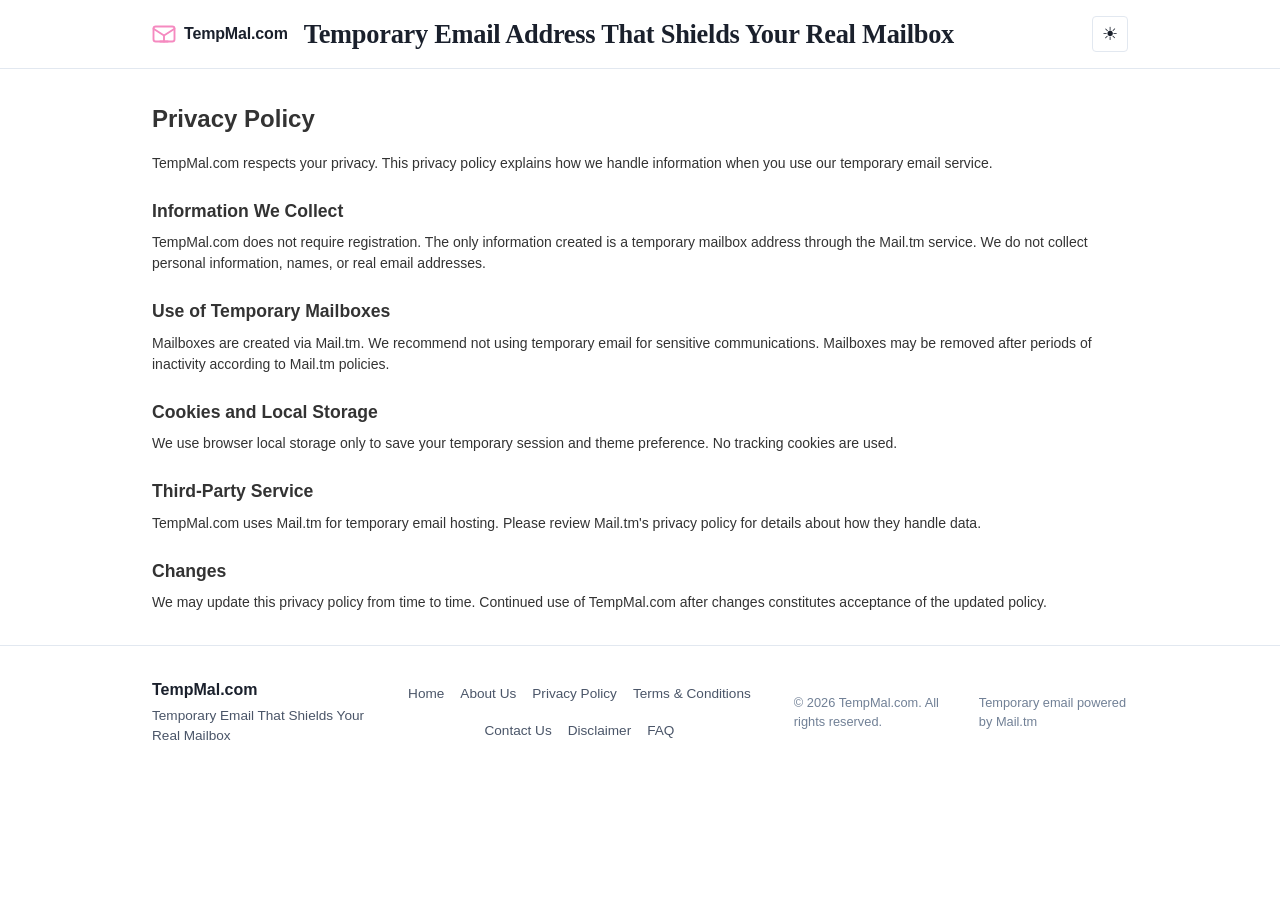
<file: privacy.html>
<!DOCTYPE html>
<html lang="en">
<head>
  <meta charset="UTF-8">
  <meta name="viewport" content="width=device-width, initial-scale=1.0">
  <title>Privacy Policy — TempMal.com</title>
  <meta name="description" content="Read the TempMal.com privacy policy for temporary email and disposable email services.">
  <link rel="canonical" href="https://tempmal.com/privacy.html">
  <link rel="stylesheet" href="css/style.css">
</head>
<body>
  <a href="#main" class="skip-link">Skip to main content</a>
  <header class="site-header">
    <div class="container header-inner">
      <div class="header-brand">
        <a href="/" class="logo" aria-label="TempMal.com Home">
          <svg class="logo-icon" viewBox="0 0 32 32" fill="none" xmlns="http://www.w3.org/2000/svg" aria-hidden="true">
            <rect x="2" y="6" width="28" height="20" rx="3" stroke="currentColor" stroke-width="2.5" fill="none"/>
            <path d="M2 9L16 18L30 9" stroke="currentColor" stroke-width="2.5" stroke-linecap="round" stroke-linejoin="round"/>
            <path d="M16 18V26" stroke="currentColor" stroke-width="2.5" stroke-linecap="round"/>
            <path d="M11 26H21" stroke="currentColor" stroke-width="2.5" stroke-linecap="round"/>
          </svg>
          <span class="logo-text">TempMal.com</span>
        </a>
        <h1 class="header-headline">Temporary Email Address That Shields Your Real Mailbox</h1>
      </div>
      <button class="theme-toggle" id="themeToggle" aria-label="Toggle dark mode" title="Toggle dark mode">
        <span class="theme-icon-light" aria-hidden="true">☀</span>
        <span class="theme-icon-dark" aria-hidden="true" style="display:none">☾</span>
      </button>
    </div>
  </header>
  <main id="main" class="container" style="padding-top:2rem;padding-bottom:2rem">
    <h2 style="font-size:1.5rem;font-weight:700;margin-bottom:1rem">Privacy Policy</h2>
    <p>TempMal.com respects your privacy. This privacy policy explains how we handle information when you use our temporary email service.</p>
    <h3 style="font-size:1.1rem;font-weight:700;margin-top:1.5rem;margin-bottom:0.5rem">Information We Collect</h3>
    <p>TempMal.com does not require registration. The only information created is a temporary mailbox address through the Mail.tm service. We do not collect personal information, names, or real email addresses.</p>
    <h3 style="font-size:1.1rem;font-weight:700;margin-top:1.5rem;margin-bottom:0.5rem">Use of Temporary Mailboxes</h3>
    <p>Mailboxes are created via Mail.tm. We recommend not using temporary email for sensitive communications. Mailboxes may be removed after periods of inactivity according to Mail.tm policies.</p>
    <h3 style="font-size:1.1rem;font-weight:700;margin-top:1.5rem;margin-bottom:0.5rem">Cookies and Local Storage</h3>
    <p>We use browser local storage only to save your temporary session and theme preference. No tracking cookies are used.</p>
    <h3 style="font-size:1.1rem;font-weight:700;margin-top:1.5rem;margin-bottom:0.5rem">Third-Party Service</h3>
    <p>TempMal.com uses Mail.tm for temporary email hosting. Please review Mail.tm's privacy policy for details about how they handle data.</p>
    <h3 style="font-size:1.1rem;font-weight:700;margin-top:1.5rem;margin-bottom:0.5rem">Changes</h3>
    <p>We may update this privacy policy from time to time. Continued use of TempMal.com after changes constitutes acceptance of the updated policy.</p>
  </main>
  <footer class="site-footer">
    <div class="container footer-inner">
      <div class="footer-brand">
        <strong>TempMal.com</strong>
        <p>Temporary Email That Shields Your Real Mailbox</p>
      </div>
      <nav class="footer-nav" aria-label="Footer navigation">
        <ul class="footer-list">
          <li><a href="/">Home</a></li>
          <li><a href="about.html">About Us</a></li>
          <li><a href="privacy.html">Privacy Policy</a></li>
          <li><a href="terms.html">Terms & Conditions</a></li>
          <li><a href="contact.html">Contact Us</a></li>
          <li><a href="disclaimer.html">Disclaimer</a></li>
          <li><a href="faq.html">FAQ</a></li>
        </ul>
      </nav>
      <div class="footer-bottom">
        <p>&copy; 2026 TempMal.com. All rights reserved.</p>
        <p>Temporary email powered by <a href="https://mail.tm/" target="_blank" rel="noopener noreferrer">Mail.tm</a></p>
      </div>
    </div>
  </footer>
  <script src="js/script.js"></script>
</body>
</html>
</file>
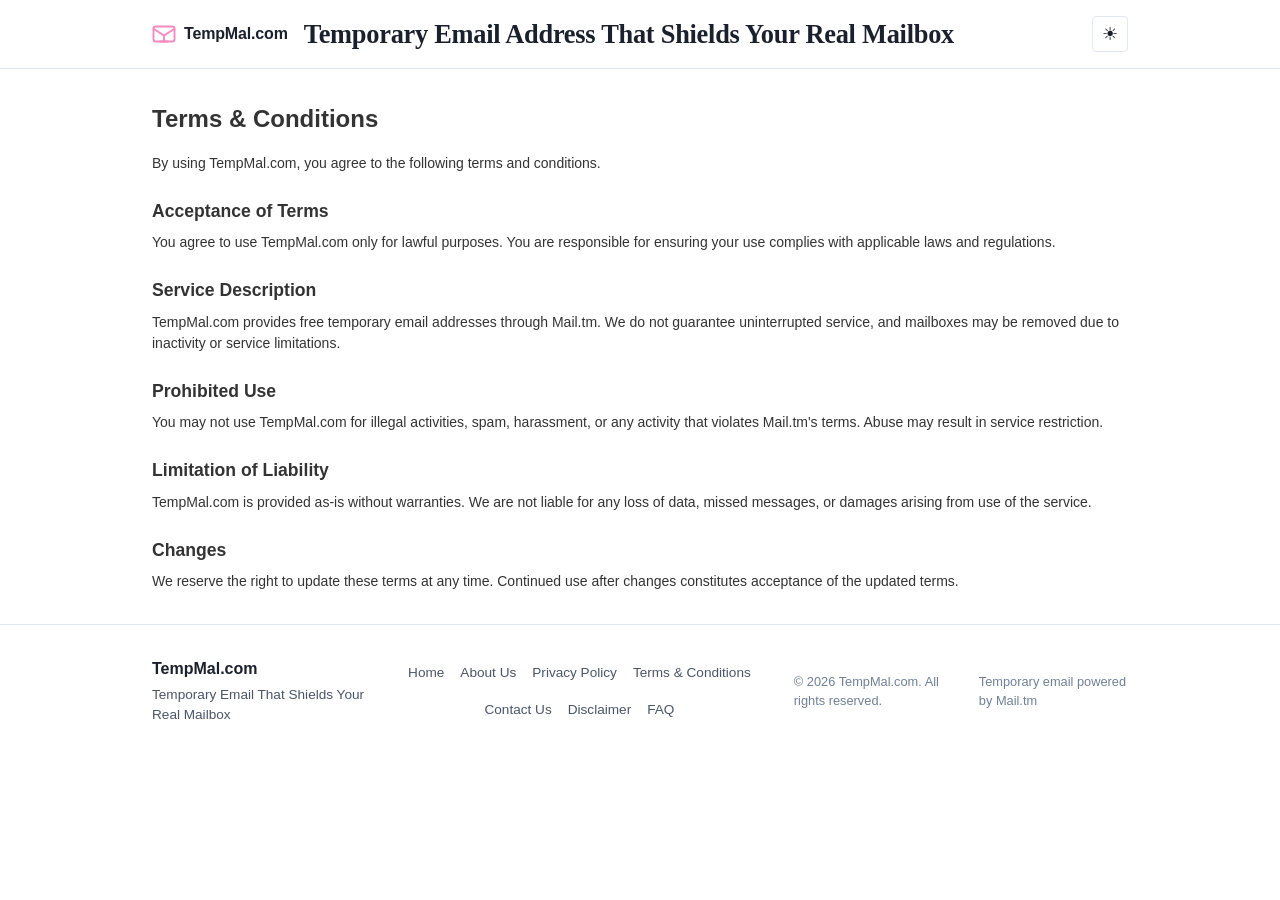
<file: terms.html>
<!DOCTYPE html>
<html lang="en">
<head>
  <meta charset="UTF-8">
  <meta name="viewport" content="width=device-width, initial-scale=1.0">
  <title>Terms & Conditions — TempMal.com</title>
  <meta name="description" content="Read the TempMal.com terms and conditions for using our temporary email and disposable email services.">
  <link rel="canonical" href="https://tempmal.com/terms.html">
  <link rel="stylesheet" href="css/style.css">
</head>
<body>
  <a href="#main" class="skip-link">Skip to main content</a>
  <header class="site-header">
    <div class="container header-inner">
      <div class="header-brand">
        <a href="/" class="logo" aria-label="TempMal.com Home">
          <svg class="logo-icon" viewBox="0 0 32 32" fill="none" xmlns="http://www.w3.org/2000/svg" aria-hidden="true">
            <rect x="2" y="6" width="28" height="20" rx="3" stroke="currentColor" stroke-width="2.5" fill="none"/>
            <path d="M2 9L16 18L30 9" stroke="currentColor" stroke-width="2.5" stroke-linecap="round" stroke-linejoin="round"/>
            <path d="M16 18V26" stroke="currentColor" stroke-width="2.5" stroke-linecap="round"/>
            <path d="M11 26H21" stroke="currentColor" stroke-width="2.5" stroke-linecap="round"/>
          </svg>
          <span class="logo-text">TempMal.com</span>
        </a>
        <h1 class="header-headline">Temporary Email Address That Shields Your Real Mailbox</h1>
      </div>
      <button class="theme-toggle" id="themeToggle" aria-label="Toggle dark mode" title="Toggle dark mode">
        <span class="theme-icon-light" aria-hidden="true">☀</span>
        <span class="theme-icon-dark" aria-hidden="true" style="display:none">☾</span>
      </button>
    </div>
  </header>
  <main id="main" class="container" style="padding-top:2rem;padding-bottom:2rem">
    <h2 style="font-size:1.5rem;font-weight:700;margin-bottom:1rem">Terms & Conditions</h2>
    <p>By using TempMal.com, you agree to the following terms and conditions.</p>
    <h3 style="font-size:1.1rem;font-weight:700;margin-top:1.5rem;margin-bottom:0.5rem">Acceptance of Terms</h3>
    <p>You agree to use TempMal.com only for lawful purposes. You are responsible for ensuring your use complies with applicable laws and regulations.</p>
    <h3 style="font-size:1.1rem;font-weight:700;margin-top:1.5rem;margin-bottom:0.5rem">Service Description</h3>
    <p>TempMal.com provides free temporary email addresses through Mail.tm. We do not guarantee uninterrupted service, and mailboxes may be removed due to inactivity or service limitations.</p>
    <h3 style="font-size:1.1rem;font-weight:700;margin-top:1.5rem;margin-bottom:0.5rem">Prohibited Use</h3>
    <p>You may not use TempMal.com for illegal activities, spam, harassment, or any activity that violates Mail.tm's terms. Abuse may result in service restriction.</p>
    <h3 style="font-size:1.1rem;font-weight:700;margin-top:1.5rem;margin-bottom:0.5rem">Limitation of Liability</h3>
    <p>TempMal.com is provided as-is without warranties. We are not liable for any loss of data, missed messages, or damages arising from use of the service.</p>
    <h3 style="font-size:1.1rem;font-weight:700;margin-top:1.5rem;margin-bottom:0.5rem">Changes</h3>
    <p>We reserve the right to update these terms at any time. Continued use after changes constitutes acceptance of the updated terms.</p>
  </main>
  <footer class="site-footer">
    <div class="container footer-inner">
      <div class="footer-brand">
        <strong>TempMal.com</strong>
        <p>Temporary Email That Shields Your Real Mailbox</p>
      </div>
      <nav class="footer-nav" aria-label="Footer navigation">
        <ul class="footer-list">
          <li><a href="/">Home</a></li>
          <li><a href="about.html">About Us</a></li>
          <li><a href="privacy.html">Privacy Policy</a></li>
          <li><a href="terms.html">Terms & Conditions</a></li>
          <li><a href="contact.html">Contact Us</a></li>
          <li><a href="disclaimer.html">Disclaimer</a></li>
          <li><a href="faq.html">FAQ</a></li>
        </ul>
      </nav>
      <div class="footer-bottom">
        <p>&copy; 2026 TempMal.com. All rights reserved.</p>
        <p>Temporary email powered by <a href="https://mail.tm/" target="_blank" rel="noopener noreferrer">Mail.tm</a></p>
      </div>
    </div>
  </footer>
  <script src="js/script.js"></script>
</body>
</html>
</file>
<file: css/style.css>
/* ========================================
   TempMal.com — Classic Temporary Mail Styles
   ======================================== */

/* Reset & Base */
*, *::before, *::after {
  box-sizing: border-box;
  margin: 0;
  padding: 0;
}

html {
  scroll-behavior: smooth;
  -webkit-text-size-adjust: 100%;
}

body {
  font-family: Arial, Helvetica, sans-serif;
  line-height: 1.5;
  color: #333;
  background: #fff;
  font-size: 14px;
}

img, svg {
  display: block;
  max-width: 100%;
}

a {
  color: #d63384;
  text-decoration: none;
}

a:hover, a:focus {
  text-decoration: underline;
}

button {
  font: inherit;
  cursor: pointer;
  border: none;
  background: none;
  color: inherit;
}

ul {
  list-style: none;
}

/* ========================================
   Tokens
   ======================================== */
:root {
  --bg: #ffffff;
  --bg-pink: #fff4f9;
  --bg-blue-gray: #f0f4f8;
  --border: #e2e8f0;
  --border-pink: #f8b4d4;
  --text: #1a202c;
  --text-secondary: #4a5568;
  --text-muted: #718096;
  --primary: #f58ac0;
  --primary-hover: #e64a8c;
  --primary-light: #fff4f9;
  --success: #38a169;
  --error: #e53e3e;
  --warning: #d69e2e;
  --shadow: 0 1px 3px rgba(0,0,0,0.08);
  --radius: 4px;
  --transition: 150ms ease;
}

[data-theme="dark"] {
  --bg: #1a202c;
  --bg-pink: #2d1f2a;
  --bg-blue-gray: #1e293b;
  --border: #334155;
  --border-pink: #4a2d3f;
  --text: #f7fafc;
  --text-secondary: #cbd5e1;
  --text-muted: #94a3b8;
  --primary: #f8b4d4;
  --primary-hover: #f58ac0;
  --primary-light: #2d1f2a;
  --shadow: 0 1px 3px rgba(0,0,0,0.3);
}

/* ========================================
   Utilities
   ======================================== */
.container {
  width: 100%;
  max-width: 1040px;
  margin: 0 auto;
  padding: 0 1rem;
}

.skip-link {
  position: absolute;
  top: -40px;
  left: 0;
  background: var(--primary);
  color: #fff;
  padding: 0.5rem 1rem;
  z-index: 10000;
  border-radius: 0 0 var(--radius) 0;
  transition: top var(--transition);
}

.skip-link:focus {
  top: 0;
}

.hidden {
  display: none !important;
}

/* ========================================
   Buttons
   ======================================== */
.btn-copy {
  display: inline-flex;
  align-items: center;
  justify-content: center;
  padding: 0.5rem 1.25rem;
  background: var(--primary);
  color: #ffffff;
  font-weight: 600;
  font-size: 0.9rem;
  border-radius: var(--radius);
  transition: background-color var(--transition), transform var(--transition);
  white-space: nowrap;
}

.btn-copy:hover:not(:disabled) {
  background: var(--primary-hover);
  transform: translateY(-1px);
  text-decoration: none;
}

.btn-copy:focus-visible {
  outline: 2px solid var(--primary);
  outline-offset: 2px;
}

.btn-copy:disabled {
  opacity: 0.55;
  cursor: not-allowed;
  pointer-events: none;
}

.btn-text {
  background: transparent;
  color: var(--text-secondary);
  font-size: 0.85rem;
  font-weight: 500;
  padding: 0.35rem 0.5rem;
  border-radius: var(--radius);
  transition: color var(--transition), background-color var(--transition);
}

.btn-text:hover:not(:disabled) {
  color: var(--text);
  background: var(--bg-pink);
  text-decoration: none;
}

.btn-text:focus-visible {
  outline: 2px solid var(--primary);
  outline-offset: 2px;
}

.btn-text:disabled {
  opacity: 0.55;
  cursor: not-allowed;
  pointer-events: none;
}

.btn-new-email {
  display: inline-flex;
  align-items: center;
  justify-content: center;
  padding: 0.45rem 1rem;
  background: var(--primary);
  color: #ffffff;
  font-weight: 600;
  font-size: 0.85rem;
  border-radius: var(--radius);
  transition: background-color var(--transition);
  white-space: nowrap;
}

.btn-new-email:hover:not(:disabled) {
  background: var(--primary-hover);
  text-decoration: none;
}

.btn-new-email:focus-visible {
  outline: 2px solid var(--primary);
  outline-offset: 2px;
}

.btn-new-email:disabled {
  opacity: 0.55;
  cursor: not-allowed;
  pointer-events: none;
}

.btn-small {
  display: inline-flex;
  align-items: center;
  justify-content: center;
  padding: 0.4rem 0.9rem;
  background: #fff;
  color: var(--text-secondary);
  font-weight: 500;
  font-size: 0.85rem;
  border: 1px solid var(--border);
  border-radius: var(--radius);
  transition: all var(--transition);
  white-space: nowrap;
}

.btn-small:hover:not(:disabled) {
  border-color: var(--primary);
  color: var(--primary);
  text-decoration: none;
}

.btn-small:focus-visible {
  outline: 2px solid var(--primary);
  outline-offset: 2px;
}

.btn-small:disabled {
  opacity: 0.55;
  cursor: not-allowed;
  pointer-events: none;
}

.btn-primary-small {
  display: inline-flex;
  align-items: center;
  justify-content: center;
  padding: 0.4rem 0.9rem;
  background: var(--primary);
  color: #ffffff;
  font-weight: 600;
  font-size: 0.85rem;
  border-radius: var(--radius);
  transition: background-color var(--transition);
  white-space: nowrap;
}

.btn-primary-small:hover:not(:disabled) {
  background: var(--primary-hover);
  text-decoration: none;
}

.btn-primary-small:focus-visible {
  outline: 2px solid var(--primary);
  outline-offset: 2px;
}

.btn-primary-small:disabled {
  opacity: 0.55;
  cursor: not-allowed;
  pointer-events: none;
}

.btn-secondary {
  display: inline-flex;
  align-items: center;
  justify-content: center;
  padding: 0.5rem 1rem;
  background: #fff;
  color: var(--text-secondary);
  font-weight: 500;
  font-size: 0.9rem;
  border: 1px solid var(--border);
  border-radius: var(--radius);
  transition: all var(--transition);
}

.btn-secondary:hover:not(:disabled) {
  border-color: var(--primary);
  color: var(--primary);
  text-decoration: none;
}

.btn-secondary:focus-visible {
  outline: 2px solid var(--primary);
  outline-offset: 2px;
}

.btn-secondary:disabled {
  opacity: 0.55;
  cursor: not-allowed;
  pointer-events: none;
}

/* ========================================
   Header
   ======================================== */
.site-header {
  background: #fff;
  border-bottom: 1px solid var(--border);
  padding: 1rem 0;
}

.header-inner {
  display: flex;
  align-items: center;
  justify-content: space-between;
  gap: 1rem;
}

.header-brand {
  display: flex;
  align-items: center;
  gap: 1rem;
}

.logo {
  display: inline-flex;
  align-items: center;
  gap: 0.5rem;
  color: var(--text);
  font-weight: 700;
  font-size: 1rem;
  flex-shrink: 0;
}

.logo:hover {
  text-decoration: none;
}

.logo-icon {
  width: 24px;
  height: 24px;
  color: var(--primary);
}

.logo-text {
  letter-spacing: -0.01em;
}

.header-headline {
  font-family: Georgia, "Times New Roman", Times, serif;
  font-size: 1.1rem;
  font-weight: 600;
  color: var(--text);
  line-height: 1.3;
  letter-spacing: -0.01em;
}

.theme-toggle {
  display: inline-flex;
  align-items: center;
  justify-content: center;
  width: 36px;
  height: 36px;
  border-radius: var(--radius);
  border: 1px solid var(--border);
  background: #fff;
  color: var(--text);
  font-size: 1.1rem;
  flex-shrink: 0;
  transition: all var(--transition);
}

.theme-toggle:hover {
  border-color: var(--primary);
  color: var(--primary);
}

.theme-toggle:focus-visible {
  outline: 2px solid var(--primary);
  outline-offset: 2px;
}

/* ========================================
   Hero
   ======================================== */
.hero-section {
  padding: 1.5rem 0 1rem;
  background: #fff;
}

.hero-text {
  font-size: 0.95rem;
  color: var(--text-secondary);
  max-width: 70ch;
  line-height: 1.6;
}

/* ========================================
   Discover More
   ======================================== */
.discover-section {
  padding: 0 0 1.5rem;
}

.discover-panel {
  border: 1px solid var(--border);
  border-radius: var(--radius);
  overflow: hidden;
  max-width: 520px;
}

.discover-header {
  background: var(--bg-blue-gray);
  padding: 0.6rem 1rem;
  font-size: 0.85rem;
  font-weight: 600;
  color: var(--text-secondary);
  text-transform: uppercase;
  letter-spacing: 0.05em;
}

.discover-row {
  display: flex;
  align-items: center;
  justify-content: space-between;
  padding: 0.65rem 1rem;
  background: #fff;
  border-top: 1px solid var(--border);
  font-size: 0.9rem;
  color: var(--text);
  cursor: pointer;
  transition: background-color var(--transition);
}

.discover-row:hover {
  background: var(--bg-pink);
}

.discover-row .chevron {
  width: 18px;
  height: 18px;
  color: var(--text-muted);
  flex-shrink: 0;
}

/* ========================================
   Mailbox
   ======================================== */
.mailbox-section {
  padding: 0 0 2rem;
}

.layout-grid {
  display: grid;
  grid-template-columns: 1fr;
  gap: 1.5rem;
  align-items: start;
}

.mailbox-card {
  background: var(--bg-pink);
  border: 1px solid var(--border-pink);
  border-radius: var(--radius);
  overflow: hidden;
}

.mailbox-controls {
  display: flex;
  flex-direction: column;
  gap: 0.75rem;
  padding: 1rem;
}

.email-display {
  display: flex;
  flex-direction: column;
  gap: 0.75rem;
}

.field-label {
  display: block;
  font-size: 0.8rem;
  font-weight: 600;
  color: var(--text-muted);
  text-transform: uppercase;
  letter-spacing: 0.05em;
  margin-bottom: 0.3rem;
}

.email-input-row {
  display: flex;
  align-items: center;
  gap: 0.75rem;
  flex-wrap: wrap;
}

.email-value {
  flex: 1 1 auto;
  min-width: 0;
  font-size: 1.1rem;
  font-weight: 700;
  color: var(--text);
  word-break: break-all;
  padding: 0.6rem 0.75rem;
  background: #fff;
  border: 1px solid var(--border-pink);
  border-radius: var(--radius);
}

.mailbox-actions {
  display: flex;
  gap: 0.5rem;
  flex-wrap: wrap;
}

.mailbox-meta {
  display: flex;
  align-items: center;
  justify-content: space-between;
  gap: 1rem;
  flex-wrap: wrap;
  padding-top: 0.5rem;
  border-top: 1px solid var(--border-pink);
}

.meta-item {
  display: flex;
  align-items: center;
  gap: 0.4rem;
  font-size: 0.85rem;
}

.meta-label {
  color: var(--text-muted);
  font-weight: 500;
}

.meta-value {
  color: var(--text);
  font-weight: 600;
}

.mailbox-status-dot {
  display: inline-block;
  width: 8px;
  height: 8px;
  border-radius: 50%;
  background: var(--text-muted);
  margin-right: 0.3rem;
}

.mailbox-status-dot.active {
  background: var(--success);
}

.mailbox-status-dot.error {
  background: var(--error);
}

.mailbox-status-dot.connecting {
  background: var(--warning);
}

/* ========================================
   Inbox Table
   ======================================== */
.inbox-card {
  background: #fff;
  border: 1px solid var(--border);
  border-radius: var(--radius);
  overflow: hidden;
  margin-top: 1rem;
}

.inbox-header-row {
  display: flex;
  align-items: center;
  justify-content: space-between;
  flex-wrap: wrap;
  gap: 0.75rem;
  padding: 0.75rem 1rem;
  border-bottom: 1px solid var(--border);
  background: #fff;
}

.inbox-title {
  font-size: 1.1rem;
  font-weight: 700;
  color: var(--text);
  margin: 0;
}

.inbox-meta {
  display: flex;
  align-items: center;
  gap: 0.75rem;
  font-size: 0.85rem;
  color: var(--text-muted);
}

.refresh-time {
  font-size: 0.8rem;
  color: var(--text-muted);
}

.inbox-actions {
  display: flex;
  gap: 0.5rem;
}

.inbox-table-wrap {
  overflow-x: auto;
}

.inbox-table {
  width: 100%;
  border-collapse: collapse;
  font-size: 0.9rem;
  min-width: 600px;
}

.inbox-table thead {
  background: #f8fafc;
}

.inbox-table th {
  text-align: left;
  padding: 0.6rem 0.75rem;
  font-weight: 600;
  color: var(--text-muted);
  font-size: 0.8rem;
  text-transform: uppercase;
  letter-spacing: 0.03em;
  border-bottom: 1px solid var(--border);
  white-space: nowrap;
}

.inbox-table td {
  padding: 0.65rem 0.75rem;
  border-bottom: 1px solid var(--border);
  color: var(--text);
  vertical-align: middle;
}

.inbox-table tbody tr {
  cursor: pointer;
  transition: background-color var(--transition);
}

.inbox-table tbody tr:hover {
  background: var(--bg-pink);
}

.inbox-table tbody tr:focus-visible {
  outline: 2px solid var(--primary);
  outline-offset: -2px;
  background: var(--bg-pink);
}

.inbox-table .col-from {
  width: 25%;
}

.inbox-table .col-subject {
  width: 45%;
}

.inbox-table .col-time {
  width: 15%;
  white-space: nowrap;
}

.inbox-table .col-actions {
  width: 15%;
  white-space: nowrap;
  text-align: right;
}

.message-unread td {
  font-weight: 700;
  background: #fffbfc;
}

.message-unread td:first-child {
  border-left: 3px solid var(--primary);
}

.empty-inbox {
  display: flex;
  flex-direction: column;
  align-items: center;
  justify-content: center;
  text-align: center;
  padding: 3rem 1.5rem;
  gap: 0.5rem;
}

.empty-inbox p {
  color: var(--text-secondary);
  font-size: 0.95rem;
}

.empty-sub {
  color: var(--text-muted);
  font-size: 0.85rem;
  max-width: 40ch;
}

/* ========================================
   Side Navigation
   ======================================== */
.side-col {
  display: none;
}

.side-nav {
  background: #fff;
  border: 1px solid var(--border);
  border-radius: var(--radius);
  overflow: hidden;
  position: sticky;
  top: 80px;
}

.side-nav-item {
  display: flex;
  align-items: center;
  padding: 0.75rem 1rem;
  font-size: 0.9rem;
  font-weight: 500;
  color: var(--text-secondary);
  border-bottom: 1px solid var(--border);
  transition: all var(--transition);
}

.side-nav-item:last-child {
  border-bottom: none;
}

.side-nav-item:hover {
  background: var(--bg-pink);
  color: var(--primary);
  text-decoration: none;
}

.side-nav-item.active {
  background: var(--primary);
  color: #ffffff;
  font-weight: 600;
}

.side-nav-item:focus-visible {
  outline: 2px solid var(--primary);
  outline-offset: -2px;
}

/* ========================================
   How It Works
   ======================================== */
.how-section {
  padding: 2rem 0;
  background: #fff;
  border-top: 1px solid var(--border);
}

.how-section h2 {
  font-size: 1.3rem;
  font-weight: 700;
  text-align: center;
  margin-bottom: 1.5rem;
  color: var(--text);
}

.steps-grid {
  display: grid;
  grid-template-columns: repeat(auto-fit, minmax(220px, 1fr));
  gap: 1rem;
}

.step-card {
  text-align: center;
  padding: 1.25rem;
}

.step-number {
  display: inline-flex;
  align-items: center;
  justify-content: center;
  width: 44px;
  height: 44px;
  border-radius: 50%;
  background: var(--primary-light);
  color: var(--primary);
  font-weight: 800;
  font-size: 1rem;
  margin-bottom: 0.75rem;
}

.step-card h3 {
  font-size: 1rem;
  font-weight: 700;
  margin-bottom: 0.4rem;
  color: var(--text);
}

.step-card p {
  font-size: 0.9rem;
  color: var(--text-secondary);
}

/* ========================================
   Features
   ======================================== */
.features-section {
  padding: 2rem 0;
  background: #fff;
  border-top: 1px solid var(--border);
}

.features-section h2 {
  font-size: 1.3rem;
  font-weight: 700;
  text-align: center;
  margin-bottom: 1.5rem;
  color: var(--text);
}

.features-grid {
  display: grid;
  grid-template-columns: repeat(auto-fit, minmax(240px, 1fr));
  gap: 1rem;
}

.feature-item {
  padding: 1rem;
  border: 1px solid var(--border);
  border-radius: var(--radius);
  background: #fff;
  transition: box-shadow var(--transition);
}

.feature-item:hover {
  box-shadow: var(--shadow);
}

.feature-item strong {
  display: block;
  font-size: 0.95rem;
  font-weight: 700;
  color: var(--text);
  margin-bottom: 0.3rem;
}

.feature-item p {
  font-size: 0.85rem;
  color: var(--text-secondary);
}

/* ========================================
   Privacy
   ======================================== */
.privacy-section {
  padding: 2rem 0;
  background: #fff;
  border-top: 1px solid var(--border);
}

.privacy-section h2 {
  font-size: 1.3rem;
  font-weight: 700;
  text-align: center;
  margin-bottom: 1rem;
  color: var(--text);
}

.privacy-section p {
  max-width: 75ch;
  margin: 0 auto 1rem;
  color: var(--text-secondary);
  text-align: center;
  font-size: 0.9rem;
}

.privacy-section p:last-child {
  margin-bottom: 0;
}

/* ========================================
   FAQ
   ======================================== */
.faq-section {
  padding: 2rem 0;
  background: #fff;
  border-top: 1px solid var(--border);
}

.faq-section h2 {
  font-size: 1.3rem;
  font-weight: 700;
  text-align: center;
  margin-bottom: 1.25rem;
  color: var(--text);
}

.faq-list {
  max-width: 800px;
  margin: 0 auto;
  display: flex;
  flex-direction: column;
  gap: 0.5rem;
}

.faq-item {
  border: 1px solid var(--border);
  border-radius: var(--radius);
  overflow: hidden;
}

.faq-question {
  width: 100%;
  display: flex;
  align-items: center;
  justify-content: space-between;
  gap: 1rem;
  padding: 0.85rem 1rem;
  font-size: 0.95rem;
  font-weight: 600;
  color: var(--text);
  text-align: left;
  background: #fff;
  transition: background-color var(--transition);
}

.faq-question:hover {
  background: var(--bg-pink);
}

.faq-question:focus-visible {
  outline: 2px solid var(--primary);
  outline-offset: -2px;
  background: var(--bg-pink);
}

.faq-chevron {
  width: 18px;
  height: 18px;
  flex-shrink: 0;
  transition: transform var(--transition);
  color: var(--text-muted);
}

.faq-item[open] .faq-chevron,
.faq-question[aria-expanded="true"] .faq-chevron {
  transform: rotate(180deg);
}

.faq-answer {
  padding: 0 1rem 0.85rem;
  color: var(--text-secondary);
  font-size: 0.9rem;
  line-height: 1.6;
}

.faq-answer p {
  margin: 0;
}

/* ========================================
   Footer
   ======================================== */
.site-footer {
  background: #fff;
  border-top: 1px solid var(--border);
  padding: 2rem 0 1.5rem;
}

.footer-inner {
  display: flex;
  flex-direction: column;
  align-items: center;
  gap: 1rem;
  text-align: center;
}

.footer-brand strong {
  display: block;
  font-size: 1rem;
  color: var(--text);
  margin-bottom: 0.25rem;
}

.footer-brand p {
  font-size: 0.85rem;
  color: var(--text-secondary);
}

.footer-list {
  display: flex;
  flex-wrap: wrap;
  justify-content: center;
  gap: 1rem;
}

.footer-list a {
  font-size: 0.85rem;
  color: var(--text-secondary);
  font-weight: 500;
}

.footer-list a:hover {
  color: var(--primary);
}

.footer-bottom {
  display: flex;
  flex-direction: column;
  gap: 0.25rem;
  font-size: 0.8rem;
  color: var(--text-muted);
}

.footer-bottom a {
  color: var(--text-muted);
  font-weight: 500;
}

.footer-bottom a:hover {
  color: var(--primary);
}

/* ========================================
   Toasts
   ======================================== */
.toast-container {
  position: fixed;
  bottom: 1rem;
  right: 1rem;
  z-index: 2000;
  display: flex;
  flex-direction: column-reverse;
  gap: 0.5rem;
  pointer-events: none;
  width: calc(100% - 2rem);
  max-width: 360px;
}

.toast {
  pointer-events: auto;
  padding: 0.75rem 1rem;
  border-radius: var(--radius);
  background: #fff;
  border: 1px solid var(--border);
  box-shadow: var(--shadow);
  color: var(--text);
  font-size: 0.85rem;
  font-weight: 500;
  animation: toastIn 0.2s ease forwards;
  max-width: 100%;
}

.toast.toast-success {
  border-left: 3px solid var(--success);
}

.toast.toast-error {
  border-left: 3px solid var(--error);
}

.toast.toast-out {
  animation: toastOut 0.2s ease forwards;
}

@keyframes toastIn {
  from { opacity: 0; transform: translateY(10px); }
  to { opacity: 1; transform: translateY(0); }
}

@keyframes toastOut {
  from { opacity: 1; transform: translateY(0); }
  to { opacity: 0; transform: translateY(-6px); }
}

/* ========================================
   Dialog
   ======================================== */
.dialog-overlay {
  position: fixed;
  inset: 0;
  z-index: 3000;
  display: flex;
  align-items: center;
  justify-content: center;
  padding: 1rem;
  background: rgba(0,0,0,0.45);
  animation: fadeIn 0.15s ease;
}

.dialog {
  background: #fff;
  border: 1px solid var(--border);
  border-radius: var(--radius);
  box-shadow: var(--shadow);
  padding: 1.5rem;
  max-width: 400px;
  width: 100%;
  animation: scaleIn 0.2s ease;
}

.dialog h3 {
  font-size: 1.1rem;
  font-weight: 700;
  margin-bottom: 0.5rem;
  color: var(--text);
}

.dialog p {
  font-size: 0.9rem;
  color: var(--text-secondary);
  margin-bottom: 1.25rem;
}

.dialog-actions {
  display: flex;
  gap: 0.75rem;
  justify-content: flex-end;
  flex-wrap: wrap;
}

@keyframes fadeIn {
  from { opacity: 0; }
  to { opacity: 1; }
}

@keyframes scaleIn {
  from { opacity: 0; transform: scale(0.96); }
  to { opacity: 1; transform: scale(1); }
}

/* ========================================
   Reader Overlay
   ======================================== */
.reader-overlay {
  position: fixed;
  inset: 0;
  z-index: 3000;
  display: flex;
  align-items: center;
  justify-content: center;
  padding: 1rem;
  background: rgba(0,0,0,0.45);
  animation: fadeIn 0.15s ease;
}

.reader-dialog {
  background: #fff;
  border: 1px solid var(--border);
  border-radius: var(--radius);
  box-shadow: var(--shadow);
  padding: 1.5rem;
  max-width: 720px;
  width: 100%;
  max-height: calc(100vh - 2rem);
  overflow-y: auto;
  animation: scaleIn 0.2s ease;
}

.reader-header {
  margin-bottom: 1rem;
}

.reader-meta {
  display: flex;
  flex-direction: column;
  gap: 0.5rem;
  margin-bottom: 1rem;
  padding-bottom: 1rem;
  border-bottom: 1px solid var(--border);
}

.reader-row {
  display: flex;
  flex-wrap: wrap;
  gap: 0.4rem;
}

.reader-label {
  font-weight: 600;
  color: var(--text-muted);
  min-width: 4.5rem;
  font-size: 0.85rem;
}

.reader-value {
  color: var(--text);
  word-break: break-word;
  font-size: 0.9rem;
}

.reader-content {
  color: var(--text);
  line-height: 1.7;
  font-size: 0.9rem;
  word-break: break-word;
}

.reader-content a {
  color: var(--primary);
}

.reader-content img {
  max-width: 100%;
  height: auto;
  border-radius: var(--radius);
}

.reader-content table {
  border-collapse: collapse;
  width: 100%;
  margin: 1rem 0;
}

.reader-content th, .reader-content td {
  border: 1px solid var(--border);
  padding: 0.5rem 0.75rem;
  text-align: left;
}

.reader-attachments {
  margin-top: 1.25rem;
  padding-top: 1rem;
  border-top: 1px solid var(--border);
}

.reader-attachments h4 {
  font-size: 0.95rem;
  font-weight: 700;
  margin-bottom: 0.5rem;
  color: var(--text);
}

.attachment-list {
  display: flex;
  flex-direction: column;
  gap: 0.5rem;
}

.attachment-item {
  display: flex;
  align-items: center;
  justify-content: space-between;
  gap: 1rem;
  padding: 0.6rem 0.75rem;
  background: var(--bg-pink);
  border: 1px solid var(--border);
  border-radius: var(--radius);
  flex-wrap: wrap;
}

.attachment-info {
  display: flex;
  flex-direction: column;
  gap: 0.1rem;
}

.attachment-name {
  font-weight: 600;
  font-size: 0.85rem;
  color: var(--text);
  word-break: break-all;
}

.attachment-meta {
  font-size: 0.8rem;
  color: var(--text-muted);
}

/* ========================================
   Responsive
   ======================================== */
@media (min-width: 640px) {
  .container {
    padding: 0 1.5rem;
  }

  .header-headline {
    font-size: 1.35rem;
  }

  .hero-text {
    font-size: 1rem;
  }

  .mailbox-controls {
    flex-direction: row;
    flex-wrap: wrap;
    align-items: flex-end;
    justify-content: space-between;
    gap: 1rem;
  }

  .email-display {
    flex: 1 1 auto;
  }

  .mailbox-meta {
    border-top: none;
    padding-top: 0;
    flex-shrink: 0;
  }
}

@media (min-width: 768px) {
  .layout-grid {
    grid-template-columns: 1fr 180px;
    gap: 1.5rem;
  }

  .side-col {
    display: block;
  }

  .header-headline {
    font-size: 1.5rem;
  }

  .hero-text {
    font-size: 1.05rem;
  }

  .footer-inner {
    flex-direction: row;
    justify-content: space-between;
    text-align: left;
  }

  .footer-bottom {
    flex-direction: row;
    gap: 1rem;
  }
}

@media (min-width: 1024px) {
  .header-headline {
    font-size: 1.65rem;
  }

  .hero-text {
    font-size: 1.1rem;
  }
}

@media (min-width: 1280px) {
  .container {
    padding: 0 2rem;
  }
}

@media (min-width: 1440px) {
  .container {
    max-width: 1040px;
  }
}

@media (max-width: 767px) {
  .mobile-nav-toggle {
    display: inline-flex !important;
    flex-direction: column;
    gap: 4px;
    padding: 0.5rem;
    border-radius: var(--radius);
    border: 1px solid var(--border);
    background: #fff;
    width: 36px;
    height: 36px;
    align-items: center;
    justify-content: center;
  }

  .mobile-nav-toggle span {
    display: block;
    width: 18px;
    height: 2px;
    background: var(--text);
    border-radius: 2px;
    transition: transform var(--transition), opacity var(--transition);
  }

  .mobile-nav-toggle[aria-expanded="true"] span:nth-child(1) {
    transform: translateY(6px) rotate(45deg);
  }
  .mobile-nav-toggle[aria-expanded="true"] span:nth-child(2) {
    opacity: 0;
  }
  .mobile-nav-toggle[aria-expanded="true"] span:nth-child(3) {
    transform: translateY(-6px) rotate(-45deg);
  }

  .layout-grid {
    grid-template-columns: 1fr;
  }

  .side-col {
    display: none;
  }

  .side-col.mobile-open {
    display: block;
  }

  .side-col.mobile-open .side-nav {
    position: static;
  }
}
</file>
